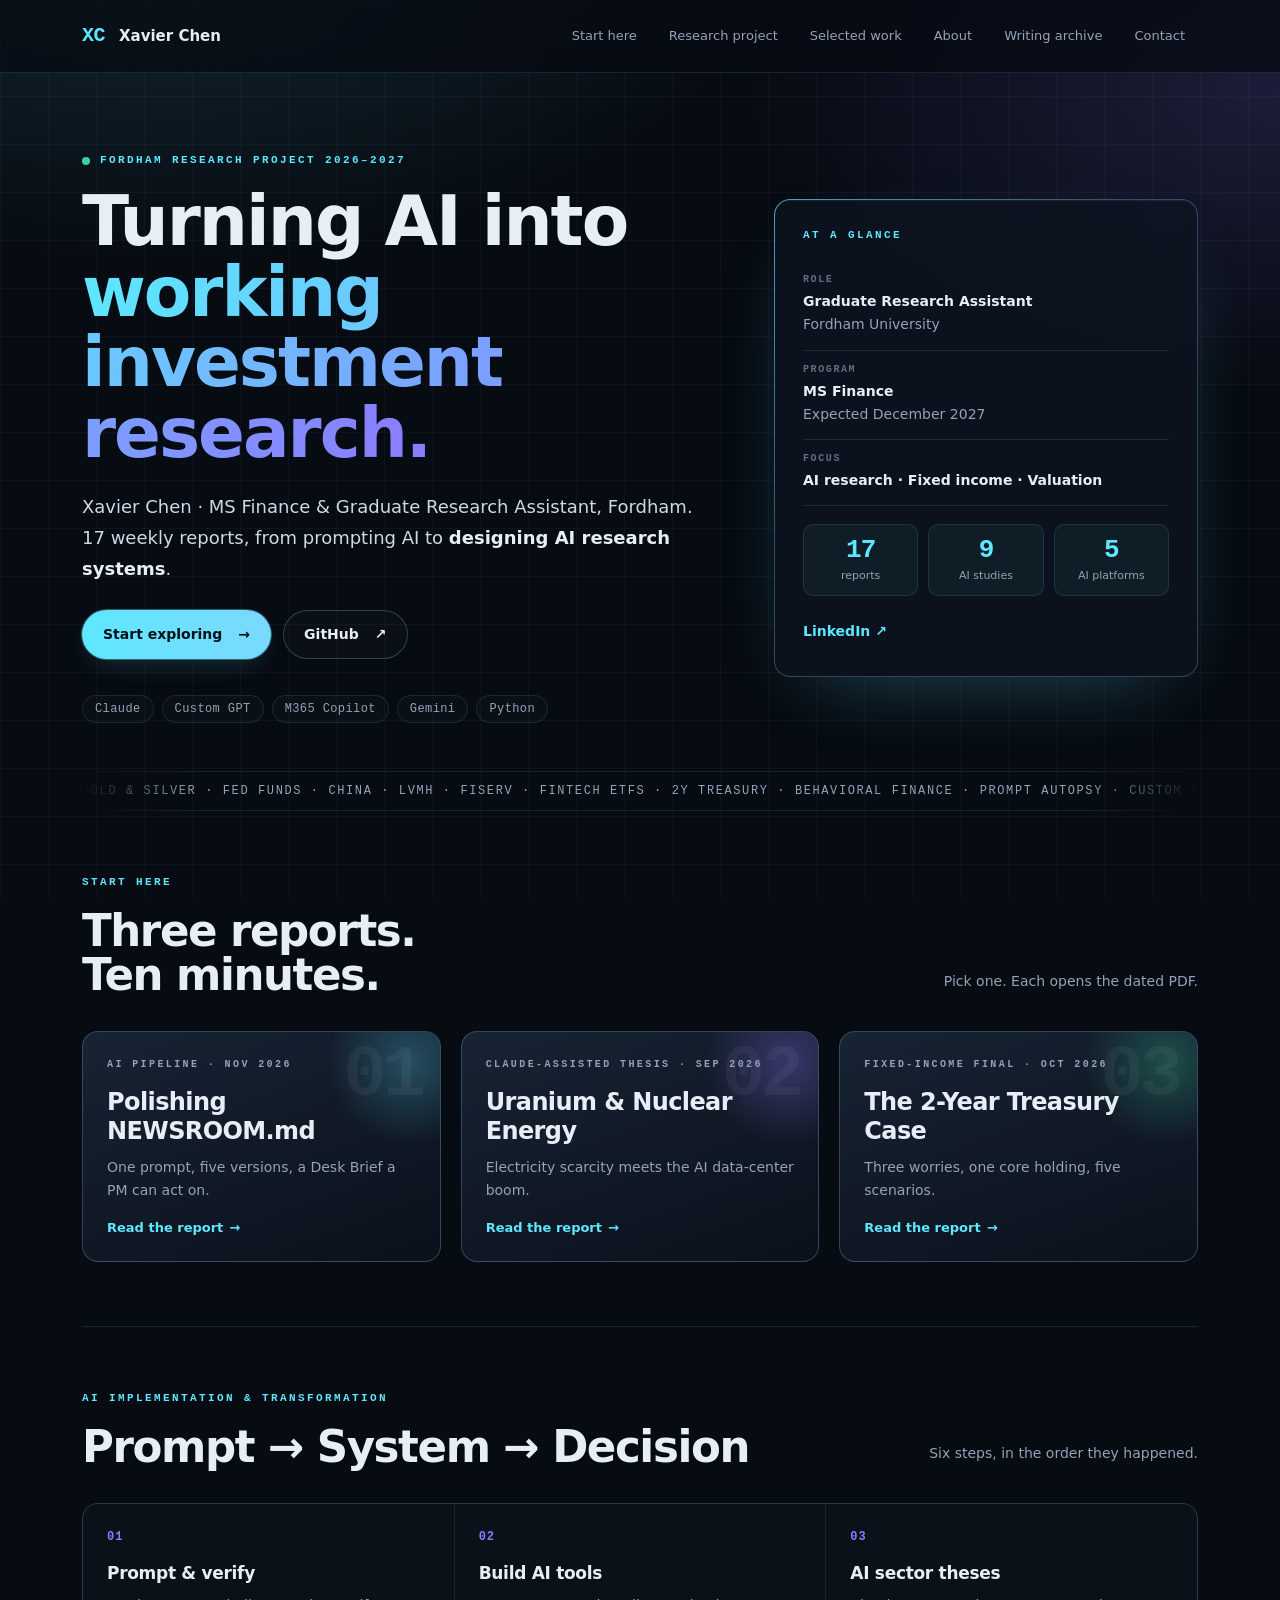
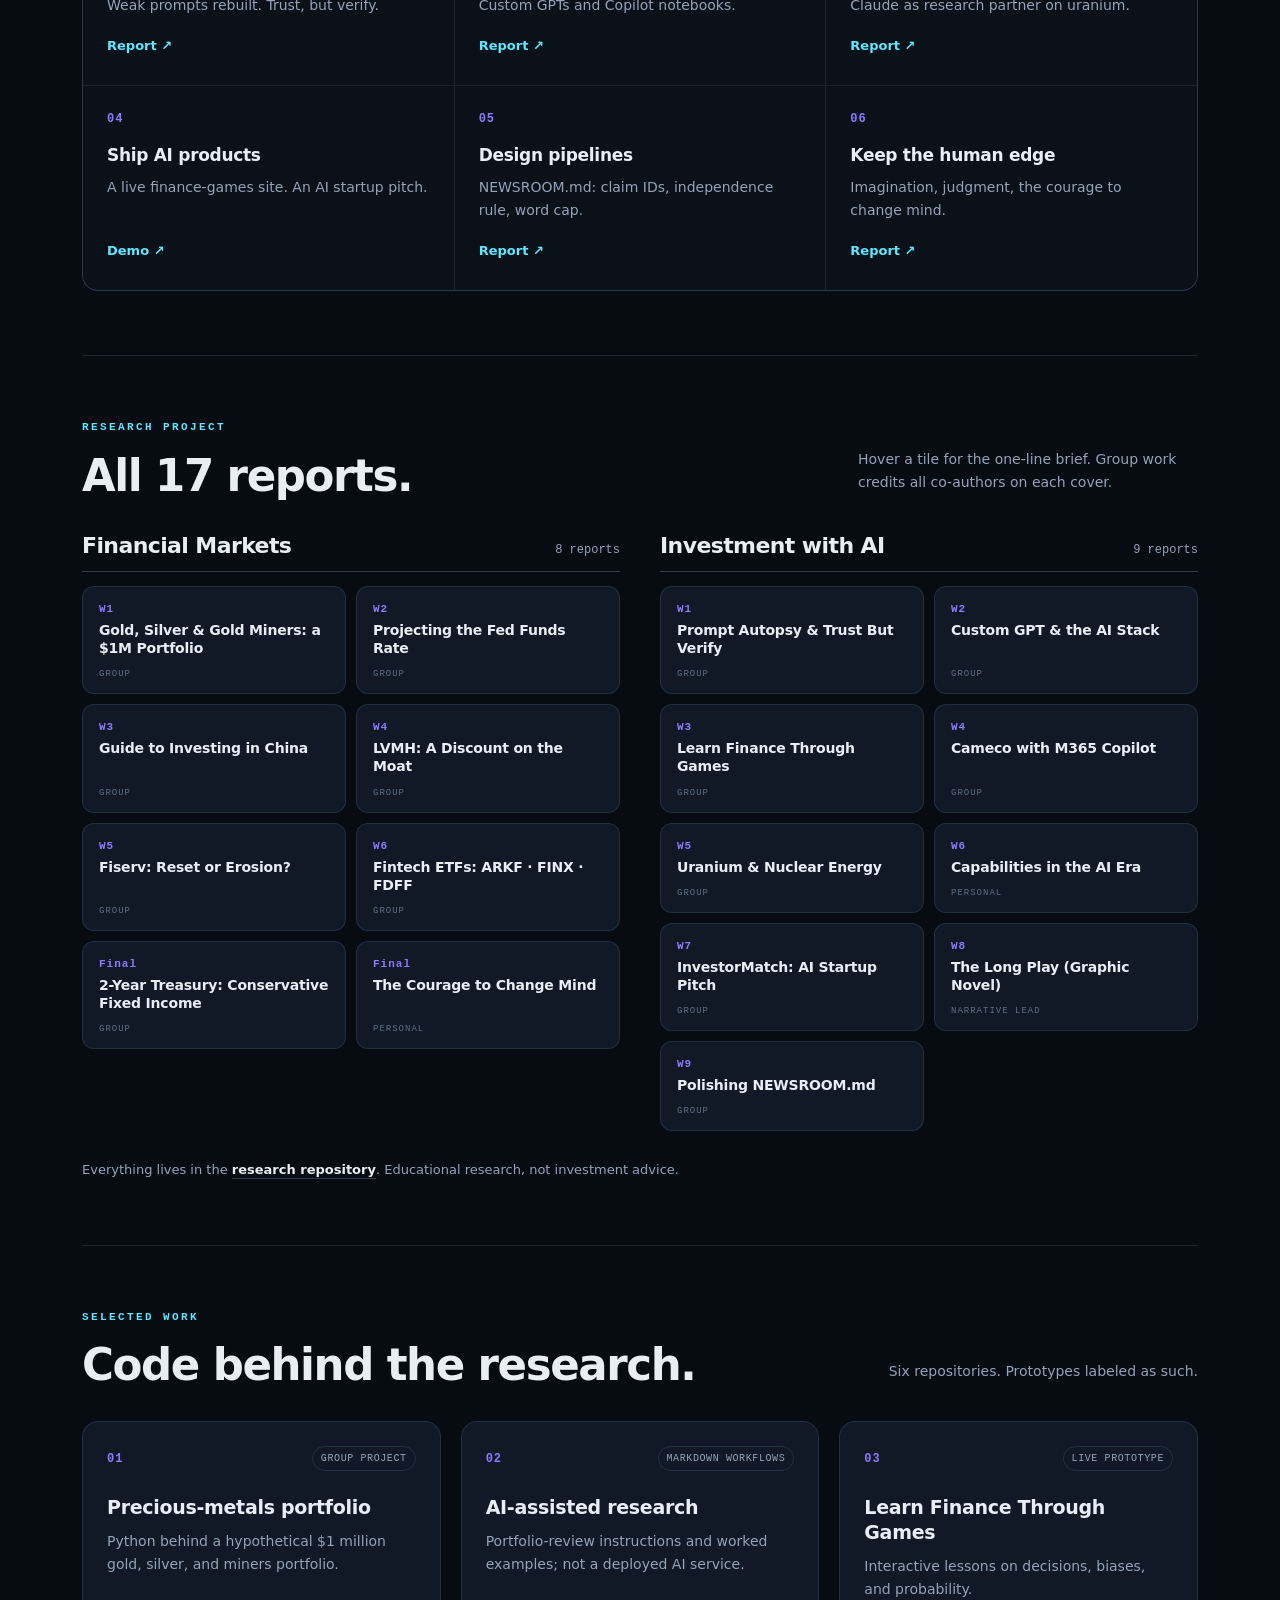
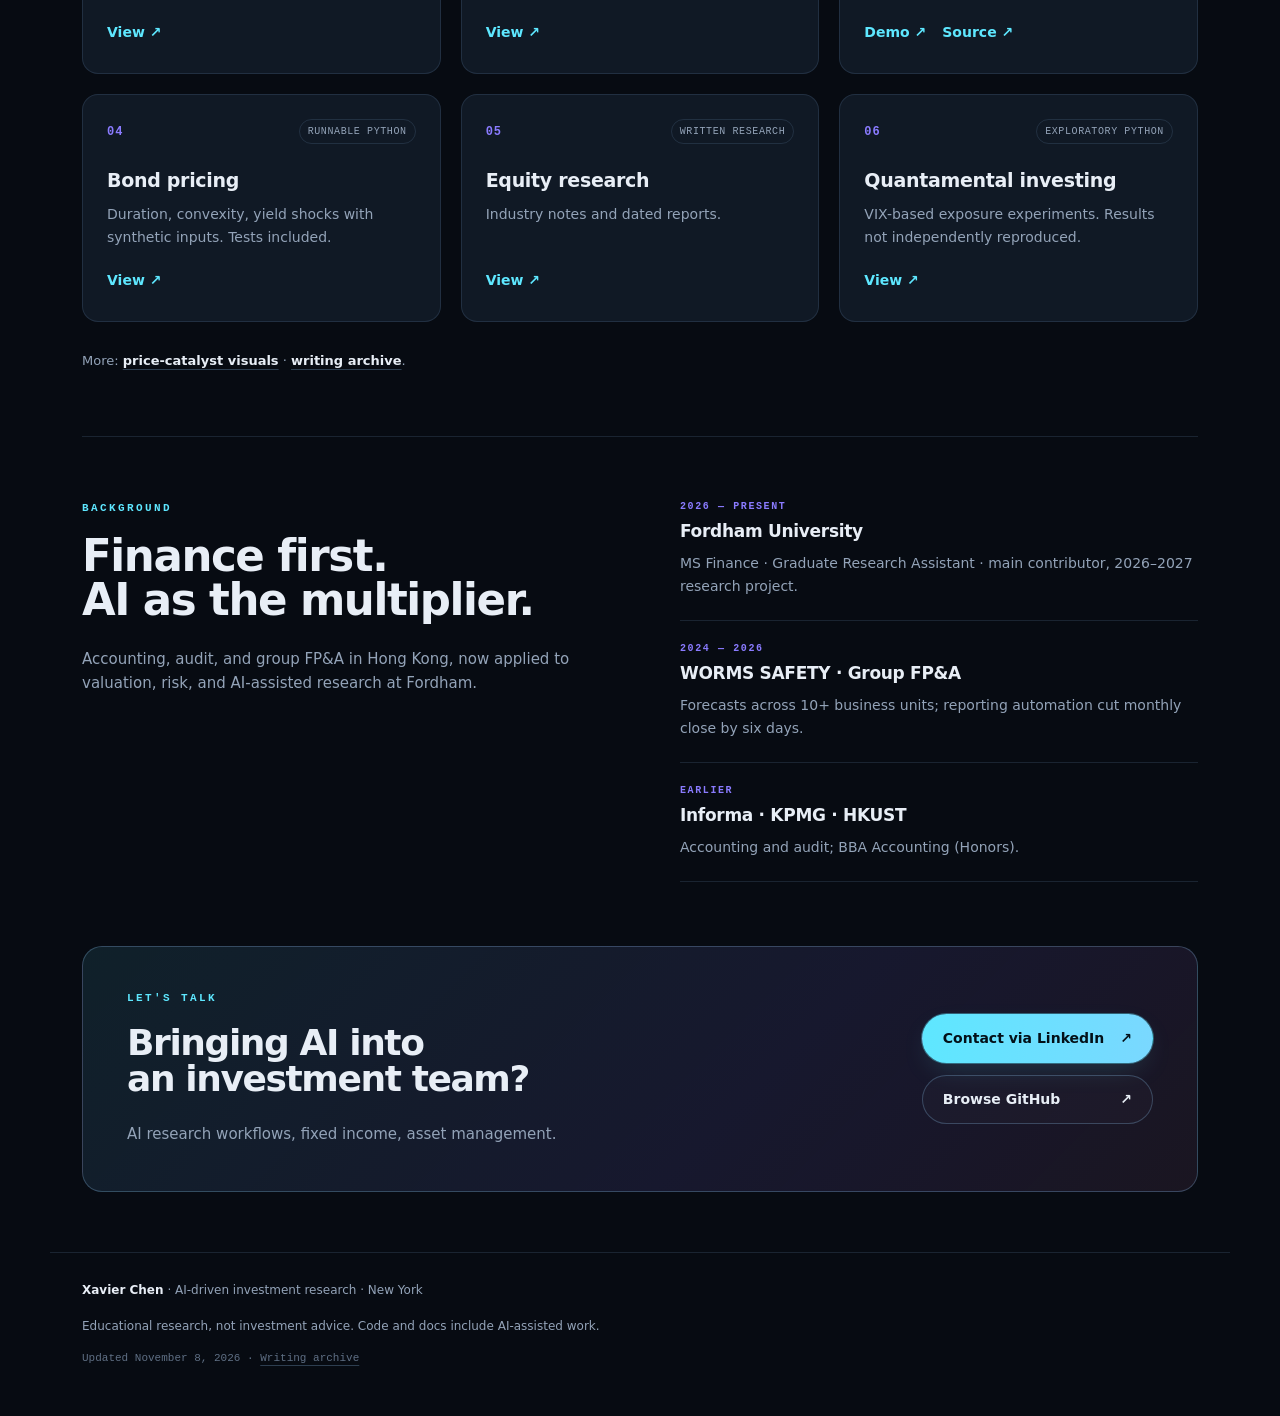
<file: index.html>
<!doctype html>
<html lang="en">
<head>
  <meta charset="utf-8">
  <meta name="viewport" content="width=device-width, initial-scale=1">
  <meta name="description" content="Xavier Chen turns AI into working investment research: 17 Fordham reports on AI research pipelines, Claude-assisted sector theses, fixed income, and equity valuation.">
  <meta name="theme-color" content="#070b12">
  <meta property="og:title" content="Xavier Chen | AI-Driven Investment Research">
  <meta property="og:description" content="17 research reports. AI pipelines, sector theses, fixed income. Explore the work.">
  <meta property="og:type" content="website">
  <title>Xavier Chen | AI-Driven Investment Research</title>
  <link rel="stylesheet" href="assets/portfolio.css">
</head>
<body>
  <a class="skip-link" href="#main">Skip to content</a>
  <header class="site-header">
    <div class="wrap header-row">
      <a class="brand" href="#main" aria-label="Xavier Chen, home">XC<span>Xavier Chen</span></a>
      <nav aria-label="Main navigation">
        <a href="#start">Start here</a><a href="#research">Research project</a><a href="#work">Selected work</a><a href="#about">About</a><a href="library.html">Writing archive</a><a href="#contact">Contact</a>
      </nav>
    </div>
  </header>
  <main id="main" class="wrap" tabindex="-1">
    <section class="hero" aria-labelledby="intro-title">
      <div class="hero-copy">
        <p class="eyebrow"><span class="pulse" aria-hidden="true"></span>FORDHAM RESEARCH PROJECT 2026–2027</p>
        <h1 id="intro-title">Turning AI into<br><span class="grad">working investment research.</span></h1>
        <p class="lead">Xavier Chen · MS Finance &amp; Graduate Research Assistant, Fordham. 17 weekly reports, from prompting AI to <strong>designing AI research systems</strong>.</p>
        <div class="actions"><a class="button primary" href="#start">Start exploring <span aria-hidden="true">→</span></a><a class="button secondary" href="https://github.com/Xiaowen-CHEN-Learner/Fordham-research-project-2026-2027">GitHub <span aria-hidden="true">↗</span></a></div>
        <ul class="signal-row" aria-label="AI platforms used">
          <li>Claude</li><li>Custom GPT</li><li>M365 Copilot</li><li>Gemini</li><li>Python</li>
        </ul>
      </div>
      <aside class="profile-panel" aria-labelledby="profile-title">
        <p class="eyebrow" id="profile-title">AT A GLANCE</p>
        <dl>
          <div><dt>Role</dt><dd>Graduate Research Assistant<br><span>Fordham University</span></dd></div>
          <div><dt>Program</dt><dd>MS Finance<br><span>Expected December 2027</span></dd></div>
          <div><dt>Focus</dt><dd>AI research · Fixed income · Valuation</dd></div>
        </dl>
        <div class="metrics"><div><strong>17</strong><span>reports</span></div><div><strong>9</strong><span>AI studies</span></div><div><strong>5</strong><span>AI platforms</span></div></div>
        <a class="text-link" href="https://www.linkedin.com/in/xiaowen-chen/">LinkedIn <span aria-hidden="true">↗</span></a>
      </aside>
    </section>
    <div class="ticker" aria-hidden="true"><div class="ticker-track"><span>Gold &amp; silver · Fed funds · China · LVMH · Fiserv · Fintech ETFs · 2Y Treasury · Behavioral finance · Prompt autopsy · Custom GPT · Finance games · Cameco · Uranium · AI-era skills · InvestorMatch · The Long Play · NEWSROOM.md · </span><span>Gold &amp; silver · Fed funds · China · LVMH · Fiserv · Fintech ETFs · 2Y Treasury · Behavioral finance · Prompt autopsy · Custom GPT · Finance games · Cameco · Uranium · AI-era skills · InvestorMatch · The Long Play · NEWSROOM.md · </span></div></div>
    <section id="start" class="section representative" aria-labelledby="rep-title">
      <div class="section-heading"><div><p class="eyebrow">START HERE</p><h2 id="rep-title">Three reports.<br>Ten minutes.</h2></div><p>Pick one. Each opens the dated PDF.</p></div>
      <div class="featured-grid">
        <article class="featured"><span class="featured-num" aria-hidden="true">01</span><p class="eyebrow">AI PIPELINE · NOV 2026</p><h3><a href="https://github.com/Xiaowen-CHEN-Learner/Fordham-research-project-2026-2027/blob/main/Investment%20with%20AI/Week%209%20Polishing%20NEWSROOM.md%20for%20Investment%20Decisions.pdf">Polishing NEWSROOM.md</a></h3><p>One prompt, five versions, a Desk Brief a PM can act on.</p><span class="featured-cta">Read the report <span aria-hidden="true">→</span></span></article>
        <article class="featured"><span class="featured-num" aria-hidden="true">02</span><p class="eyebrow">CLAUDE-ASSISTED THESIS · SEP 2026</p><h3><a href="https://github.com/Xiaowen-CHEN-Learner/Fordham-research-project-2026-2027/blob/main/Investment%20with%20AI/Week%205%20Uranium%20and%20Nuclear%20Energy%20Industry%20Opportunities.pdf">Uranium &amp; Nuclear Energy</a></h3><p>Electricity scarcity meets the AI data-center boom.</p><span class="featured-cta">Read the report <span aria-hidden="true">→</span></span></article>
        <article class="featured"><span class="featured-num" aria-hidden="true">03</span><p class="eyebrow">FIXED-INCOME FINAL · OCT 2026</p><h3><a href="https://github.com/Xiaowen-CHEN-Learner/Fordham-research-project-2026-2027/blob/main/Financial%20Market/Week%207%20Final%20Project_Conservative_Fixed_Income_Solution_2Y_Treasury_Note.pdf">The 2-Year Treasury Case</a></h3><p>Three worries, one core holding, five scenarios.</p><span class="featured-cta">Read the report <span aria-hidden="true">→</span></span></article>
      </div>
    </section>
    <section class="section capabilities" aria-labelledby="cap-title">
      <div class="section-heading"><div><p class="eyebrow">AI IMPLEMENTATION &amp; TRANSFORMATION</p><h2 id="cap-title">Prompt → System → Decision</h2></div><p>Six steps, in the order they happened.</p></div>
      <ol class="cap-grid">
        <li class="cap"><span class="cap-index">01</span><h3>Prompt &amp; verify</h3><p>Weak prompts rebuilt. Trust, but verify.</p><a class="text-link" href="https://github.com/Xiaowen-CHEN-Learner/Fordham-research-project-2026-2027/blob/main/Investment%20with%20AI/Week%201%20Prompt%20Autopsy%20%26%20Trust%20But%20Verify.pdf">Report <span aria-hidden="true">↗</span></a></li>
        <li class="cap"><span class="cap-index">02</span><h3>Build AI tools</h3><p>Custom GPTs and Copilot notebooks.</p><a class="text-link" href="https://github.com/Xiaowen-CHEN-Learner/Fordham-research-project-2026-2027/blob/main/Investment%20with%20AI/Week%204%20Cameco%20analysis.pdf">Report <span aria-hidden="true">↗</span></a></li>
        <li class="cap"><span class="cap-index">03</span><h3>AI sector theses</h3><p>Claude as research partner on uranium.</p><a class="text-link" href="https://github.com/Xiaowen-CHEN-Learner/Fordham-research-project-2026-2027/blob/main/Investment%20with%20AI/Week%205%20Uranium%20and%20Nuclear%20Energy%20Industry%20Opportunities.pdf">Report <span aria-hidden="true">↗</span></a></li>
        <li class="cap"><span class="cap-index">04</span><h3>Ship AI products</h3><p>A live finance-games site. An AI startup pitch.</p><a class="text-link" href="https://xiaowen-chen-learner.github.io/Learn-Finance-Though-Games/v2/">Demo <span aria-hidden="true">↗</span></a></li>
        <li class="cap"><span class="cap-index">05</span><h3>Design pipelines</h3><p>NEWSROOM.md: claim IDs, independence rule, word cap.</p><a class="text-link" href="https://github.com/Xiaowen-CHEN-Learner/Fordham-research-project-2026-2027/blob/main/Investment%20with%20AI/Week%209%20Polishing%20NEWSROOM.md%20for%20Investment%20Decisions.pdf">Report <span aria-hidden="true">↗</span></a></li>
        <li class="cap"><span class="cap-index">06</span><h3>Keep the human edge</h3><p>Imagination, judgment, the courage to change mind.</p><a class="text-link" href="https://github.com/Xiaowen-CHEN-Learner/Fordham-research-project-2026-2027/blob/main/Investment%20with%20AI/Week%206%20What%20are%20the%20important%20capabilities%20in%20the%20AI%20era.pdf">Report <span aria-hidden="true">↗</span></a></li>
      </ol>
    </section>
    <section id="research" class="section" aria-labelledby="research-title">
      <div class="section-heading"><div><p class="eyebrow">RESEARCH PROJECT</p><h2 id="research-title">All 17 reports.</h2></div><p>Hover a tile for the one-line brief. Group work credits all co-authors on each cover.</p></div>
      <div class="track-grid">
        <div class="track">
          <div class="track-head"><h3>Financial Markets</h3><p>8 reports</p></div>
          <ol class="report-list">
          <li class="report"><a href="https://github.com/Xiaowen-CHEN-Learner/Fordham-research-project-2026-2027/blob/main/Financial%20Market/Week%201%20Structuring%20a%201%20Million%20portfolio%20across%20gold%20silver%20and%20gold%20mines.pdf"><span class="report-week">W1</span><span class="report-title">Gold, Silver &amp; Gold Miners: a $1M Portfolio</span><span class="report-desc">Allocation and Python regression across bullion, ETFs, miners.</span><span class="report-kind">Group</span></a></li>
          <li class="report"><a href="https://github.com/Xiaowen-CHEN-Learner/Fordham-research-project-2026-2027/blob/main/Financial%20Market/Week%202%20Projecting%20the%20US%20Federal%20Funds%20Rate%20to%20Late%20October.pdf"><span class="report-week">W2</span><span class="report-title">Projecting the Fed Funds Rate</span><span class="report-desc">Two-month scenario analysis into the Sep and Oct FOMC.</span><span class="report-kind">Group</span></a></li>
          <li class="report"><a href="https://github.com/Xiaowen-CHEN-Learner/Fordham-research-project-2026-2027/blob/main/Financial%20Market/Week%203%20Guide%20to%20Investing%20in%20China_Sep%202026.pdf"><span class="report-week">W3</span><span class="report-title">Guide to Investing in China</span><span class="report-desc">MCHI/KWEB vs SPY, policy context, access routes.</span><span class="report-kind">Group</span></a></li>
          <li class="report"><a href="https://github.com/Xiaowen-CHEN-Learner/Fordham-research-project-2026-2027/blob/main/Financial%20Market/Week%204%20A%20Discount%20on%20the%20Moat_The%20Deep%20Value%20Case%20for%20LVMH.pdf"><span class="report-week">W4</span><span class="report-title">LVMH: A Discount on the Moat</span><span class="report-desc">Deep-value case after a 52% drawdown.</span><span class="report-kind">Group</span></a></li>
          <li class="report"><a href="https://github.com/Xiaowen-CHEN-Learner/Fordham-research-project-2026-2027/blob/main/Financial%20Market/Week%205%20Value%20Fiserv%20based%20on%20forward%20PE%20and%20EPS%20with%20imagination.pdf"><span class="report-week">W5</span><span class="report-title">Fiserv: Reset or Erosion?</span><span class="report-desc">Segment view and forward P/E × EPS valuation.</span><span class="report-kind">Group</span></a></li>
          <li class="report"><a href="https://github.com/Xiaowen-CHEN-Learner/Fordham-research-project-2026-2027/blob/main/Financial%20Market/Week%206%20Fintech%20ETFs_ARKF%20FINX%20FDFF.pdf"><span class="report-week">W6</span><span class="report-title">Fintech ETFs: ARKF · FINX · FDFF</span><span class="report-desc">Thematic long-only assessment and selective entry.</span><span class="report-kind">Group</span></a></li>
          <li class="report"><a href="https://github.com/Xiaowen-CHEN-Learner/Fordham-research-project-2026-2027/blob/main/Financial%20Market/Week%207%20Final%20Project_Conservative_Fixed_Income_Solution_2Y_Treasury_Note.pdf"><span class="report-week">Final</span><span class="report-title">2-Year Treasury: Conservative Fixed Income</span><span class="report-desc">Three worries, one core holding, scenario analysis.</span><span class="report-kind">Group</span></a></li>
          <li class="report"><a href="https://github.com/Xiaowen-CHEN-Learner/Fordham-research-project-2026-2027/blob/main/Financial%20Market/Week%207%20Personal%20Project_Human%20Behavior_The%20Courage%20to%20Change%20Mind.pdf"><span class="report-week">Final</span><span class="report-title">The Courage to Change Mind</span><span class="report-desc">Four films, four investor behaviors.</span><span class="report-kind">Personal</span></a></li>
          </ol>
        </div>
        <div class="track">
          <div class="track-head"><h3>Investment with AI</h3><p>9 reports</p></div>
          <ol class="report-list">
          <li class="report"><a href="https://github.com/Xiaowen-CHEN-Learner/Fordham-research-project-2026-2027/blob/main/Investment%20with%20AI/Week%201%20Prompt%20Autopsy%20%26%20Trust%20But%20Verify.pdf"><span class="report-week">W1</span><span class="report-title">Prompt Autopsy &amp; Trust But Verify</span><span class="report-desc">Weak prompts rebuilt; verification as habit.</span><span class="report-kind">Group</span></a></li>
          <li class="report"><a href="https://github.com/Xiaowen-CHEN-Learner/Fordham-research-project-2026-2027/blob/main/Investment%20with%20AI/Week%202%20Custom%20GPT%20and%20Investment%20opportunities%20in%20AI%20stack.pdf"><span class="report-week">W2</span><span class="report-title">Custom GPT &amp; the AI Stack</span><span class="report-desc">Build a GPT, then map the AI value chain.</span><span class="report-kind">Group</span></a></li>
          <li class="report"><a href="https://github.com/Xiaowen-CHEN-Learner/Fordham-research-project-2026-2027/blob/main/Investment%20with%20AI/Week%203%20Learn%20Finance%20through%20Games.pdf"><span class="report-week">W3</span><span class="report-title">Learn Finance Through Games</span><span class="report-desc">Idea to live website with AI.</span><span class="report-kind">Group</span></a></li>
          <li class="report"><a href="https://github.com/Xiaowen-CHEN-Learner/Fordham-research-project-2026-2027/blob/main/Investment%20with%20AI/Week%204%20Cameco%20analysis.pdf"><span class="report-week">W4</span><span class="report-title">Cameco with M365 Copilot</span><span class="report-desc">AI workflows compared on one uranium producer.</span><span class="report-kind">Group</span></a></li>
          <li class="report"><a href="https://github.com/Xiaowen-CHEN-Learner/Fordham-research-project-2026-2027/blob/main/Investment%20with%20AI/Week%205%20Uranium%20and%20Nuclear%20Energy%20Industry%20Opportunities.pdf"><span class="report-week">W5</span><span class="report-title">Uranium &amp; Nuclear Energy</span><span class="report-desc">Claude-assisted short, long, alternate-nuclear theses.</span><span class="report-kind">Group</span></a></li>
          <li class="report"><a href="https://github.com/Xiaowen-CHEN-Learner/Fordham-research-project-2026-2027/blob/main/Investment%20with%20AI/Week%206%20What%20are%20the%20important%20capabilities%20in%20the%20AI%20era.pdf"><span class="report-week">W6</span><span class="report-title">Capabilities in the AI Era</span><span class="report-desc">What stays human when AI does the rest.</span><span class="report-kind">Personal</span></a></li>
          <li class="report"><a href="https://github.com/Xiaowen-CHEN-Learner/Fordham-research-project-2026-2027/blob/main/Investment%20with%20AI/Week%207%20AI%20startup%20challenge_InvestorMatch_AI%20for%20investment%20solutions.pdf"><span class="report-week">W7</span><span class="report-title">InvestorMatch: AI Startup Pitch</span><span class="report-desc">Profile-driven stock and ETF discovery.</span><span class="report-kind">Group</span></a></li>
          <li class="report"><a href="https://github.com/Xiaowen-CHEN-Learner/Fordham-research-project-2026-2027/blob/main/Investment%20with%20AI/Week%208%20The%20Long%20Play%20Why%20Investing%20is%20the%20Ultimate%20Level-Up%20_and%20Gambling%20is%20a%20Glitch.pdf"><span class="report-week">W8</span><span class="report-title">The Long Play (Graphic Novel)</span><span class="report-desc">20+ pages on patience, compounding, and gambling.</span><span class="report-kind">Narrative lead</span></a></li>
          <li class="report"><a href="https://github.com/Xiaowen-CHEN-Learner/Fordham-research-project-2026-2027/blob/main/Investment%20with%20AI/Week%209%20Polishing%20NEWSROOM.md%20for%20Investment%20Decisions.pdf"><span class="report-week">W9</span><span class="report-title">Polishing NEWSROOM.md</span><span class="report-desc">Five versions to a PM-ready Desk Brief.</span><span class="report-kind">Group</span></a></li>
          </ol>
        </div>
      </div>
      <p class="more-work">Everything lives in the <a href="https://github.com/Xiaowen-CHEN-Learner/Fordham-research-project-2026-2027">research repository</a>. Educational research, not investment advice.</p>
    </section>
    <section id="work" class="section" aria-labelledby="work-title">
      <div class="section-heading"><div><p class="eyebrow">SELECTED WORK</p><h2 id="work-title">Code behind the research.</h2></div><p>Six repositories. Prototypes labeled as such.</p></div>
      <div class="project-grid">
        <article class="project-card"><div class="card-top"><span class="number">01</span><span class="tag">Group project</span></div><h3>Precious-metals portfolio</h3><p>Python behind a hypothetical $1 million gold, silver, and miners portfolio.</p><a class="text-link" href="https://github.com/Xiaowen-CHEN-Learner/FMR-A---Structuring-a-1-Million-Portfolio-Gold-Silver-and-Gold-Mining-Equities">View <span aria-hidden="true">↗</span></a></article>
        <article class="project-card"><div class="card-top"><span class="number">02</span><span class="tag">Markdown workflows</span></div><h3>AI-assisted research</h3><p>Portfolio-review instructions and worked examples; not a deployed AI service.</p><a class="text-link" href="https://github.com/Xiaowen-CHEN-Learner/From-prompt-to-AI-system">View <span aria-hidden="true">↗</span></a></article>
        <article class="project-card"><div class="card-top"><span class="number">03</span><span class="tag">Live prototype</span></div><h3>Learn Finance Through Games</h3><p>Interactive lessons on decisions, biases, and probability.</p><div class="card-links"><a class="text-link" href="https://xiaowen-chen-learner.github.io/Learn-Finance-Though-Games/v2/">Demo <span aria-hidden="true">↗</span></a><a class="text-link" href="https://github.com/Xiaowen-CHEN-Learner/Learn-Finance-Though-Games">Source <span aria-hidden="true">↗</span></a></div></article>
        <article class="project-card"><div class="card-top"><span class="number">04</span><span class="tag">Runnable Python</span></div><h3>Bond pricing</h3><p>Duration, convexity, yield shocks with synthetic inputs. Tests included.</p><a class="text-link" href="https://github.com/Xiaowen-CHEN-Learner/Headhunt_FixedIncome">View <span aria-hidden="true">↗</span></a></article>
        <article class="project-card"><div class="card-top"><span class="number">05</span><span class="tag">Written research</span></div><h3>Equity research</h3><p>Industry notes and dated reports.</p><a class="text-link" href="https://github.com/Xiaowen-CHEN-Learner/Equity-research">View <span aria-hidden="true">↗</span></a></article>
        <article class="project-card"><div class="card-top"><span class="number">06</span><span class="tag">Exploratory Python</span></div><h3>Quantamental investing</h3><p>VIX-based exposure experiments. Results not independently reproduced.</p><a class="text-link" href="https://github.com/Xiaowen-CHEN-Learner/Quantitative-investing_Quantamental-approach">View <span aria-hidden="true">↗</span></a></article>
      </div>
      <p class="more-work">More: <a href="https://github.com/Xiaowen-CHEN-Learner/AI-Projects---Price-Catalysts">price-catalyst visuals</a> · <a href="library.html">writing archive</a>.</p>
    </section>
    <section id="about" class="section about-grid" aria-labelledby="about-title">
      <div><p class="eyebrow">BACKGROUND</p><h2 id="about-title">Finance first.<br>AI as the multiplier.</h2><p>Accounting, audit, and group FP&amp;A in Hong Kong, now applied to valuation, risk, and AI-assisted research at Fordham.</p></div>
      <div class="experience"><article><p class="period">2026 — PRESENT</p><h3>Fordham University</h3><p>MS Finance · Graduate Research Assistant · main contributor, 2026–2027 research project.</p></article><article><p class="period">2024 — 2026</p><h3>WORMS SAFETY · Group FP&amp;A</h3><p>Forecasts across 10+ business units; reporting automation cut monthly close by six days.</p></article><article><p class="period">EARLIER</p><h3>Informa · KPMG · HKUST</h3><p>Accounting and audit; BBA Accounting (Honors).</p></article></div>
    </section>
    <section id="contact" class="contact" aria-labelledby="contact-title"><div><p class="eyebrow">LET'S TALK</p><h2 id="contact-title">Bringing AI into<br>an investment team?</h2><p>AI research workflows, fixed income, asset management.</p></div><div class="actions"><a class="button primary" href="https://www.linkedin.com/in/xiaowen-chen/">Contact via LinkedIn <span aria-hidden="true">↗</span></a><a class="button secondary" href="https://github.com/Xiaowen-CHEN-Learner">Browse GitHub <span aria-hidden="true">↗</span></a></div></section>
  </main>
  <footer class="wrap"><p><strong>Xavier Chen</strong> · AI-driven investment research · New York</p><p>Educational research, not investment advice. Code and docs include AI-assisted work.</p><p class="footer-note">Updated November 8, 2026 · <a href="library.html">Writing archive</a></p></footer>
</body>
</html>
</file>
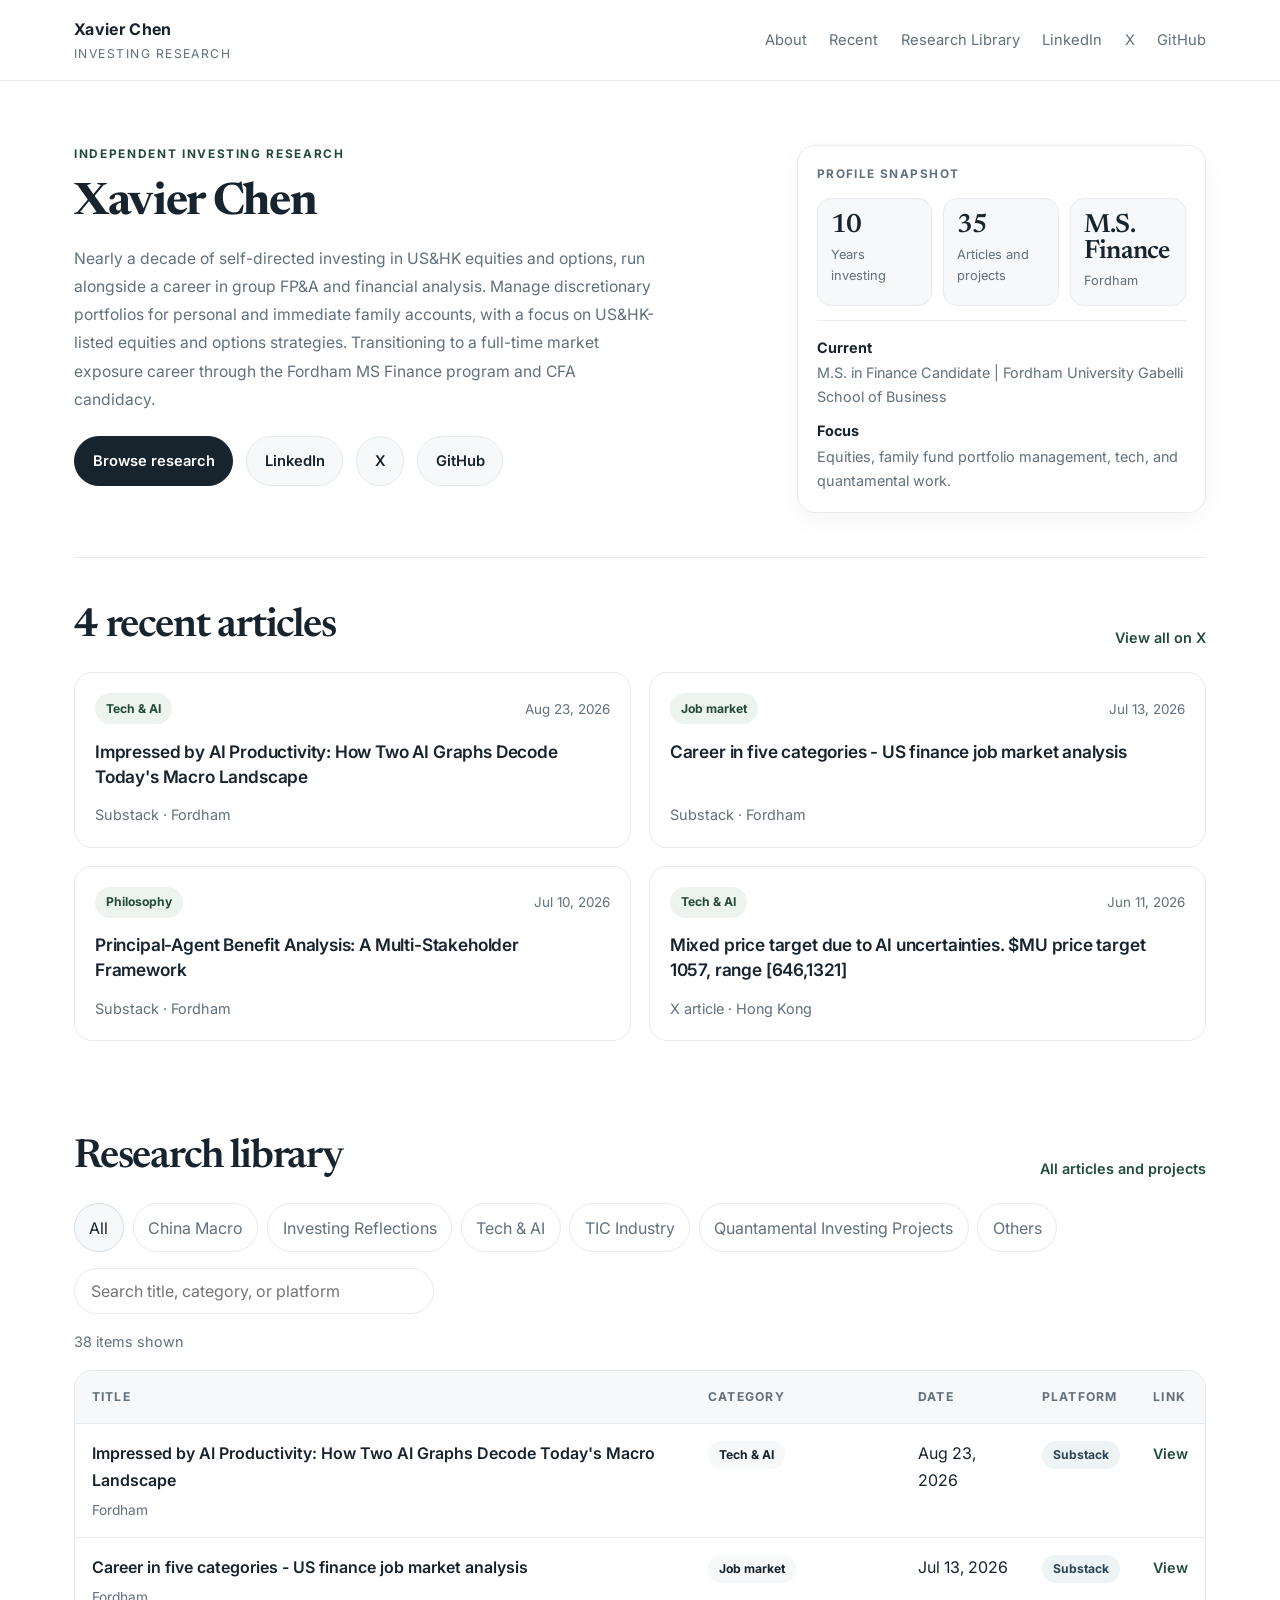
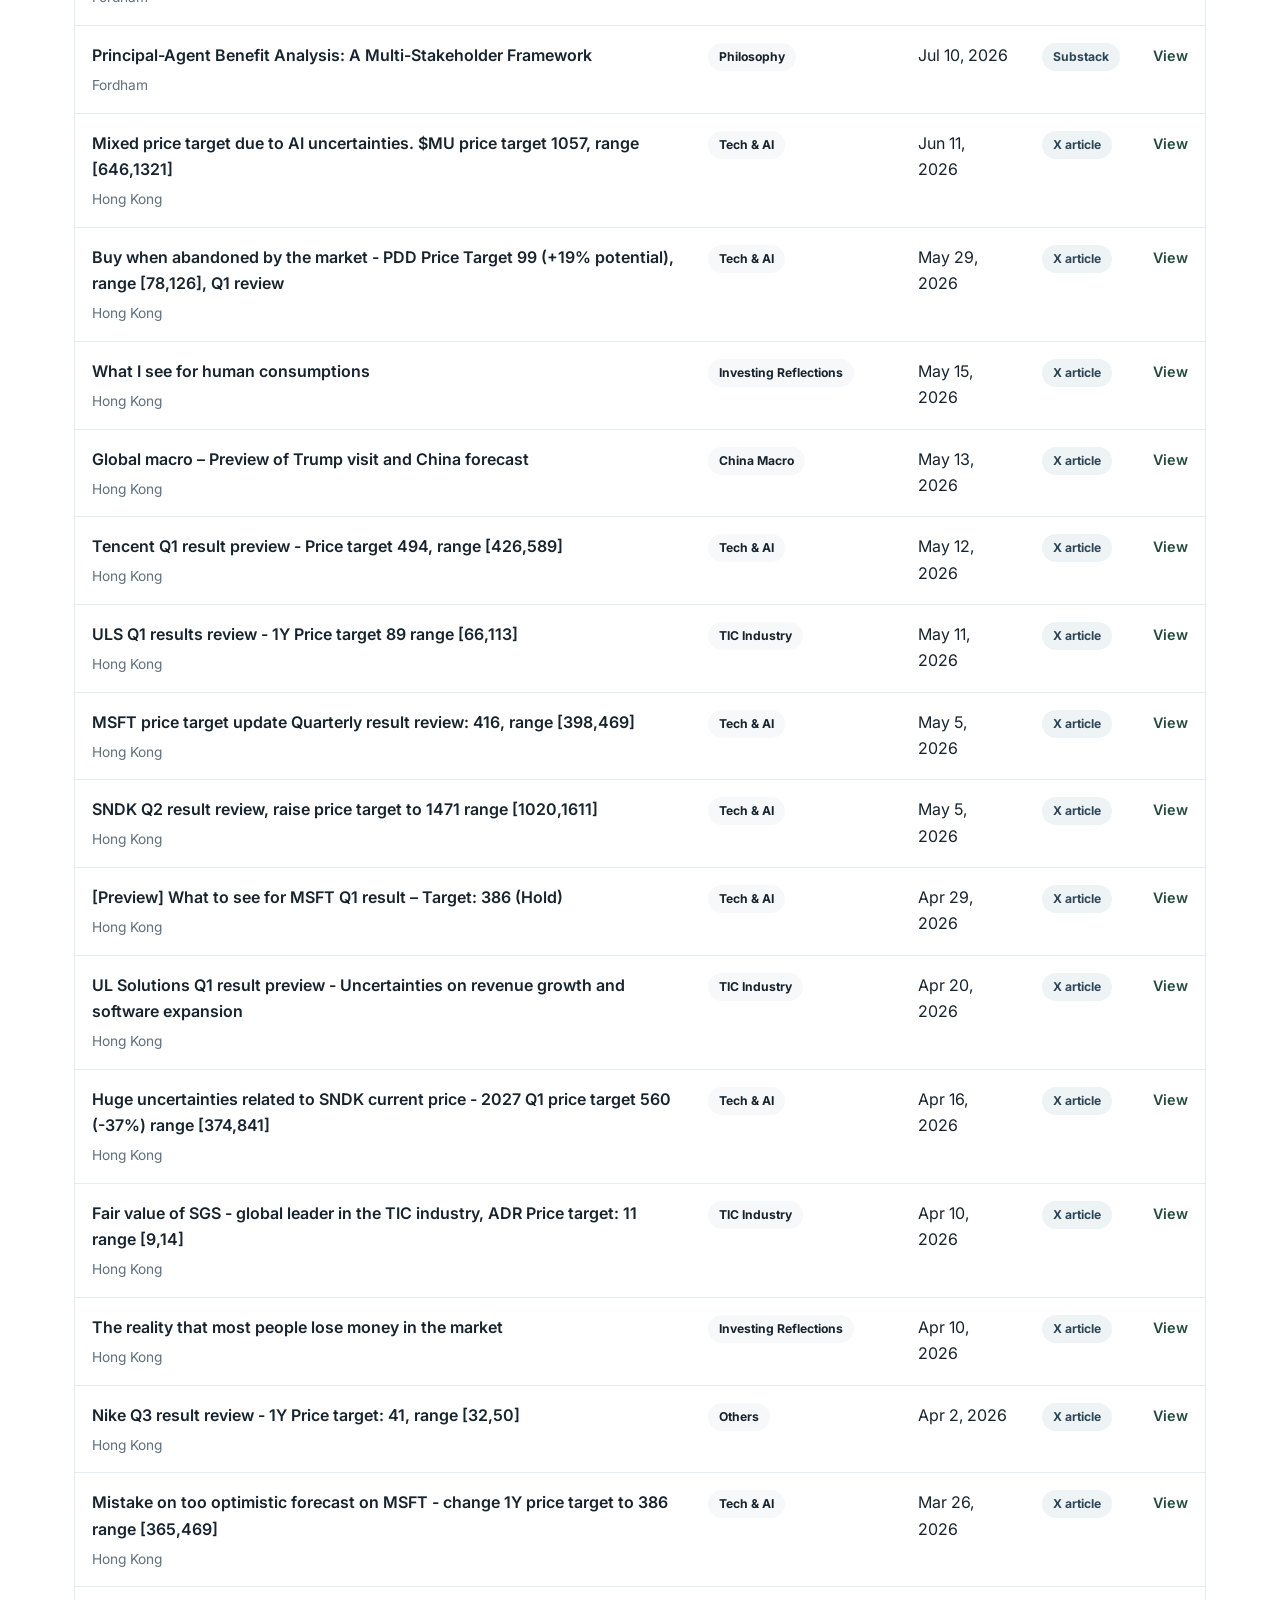
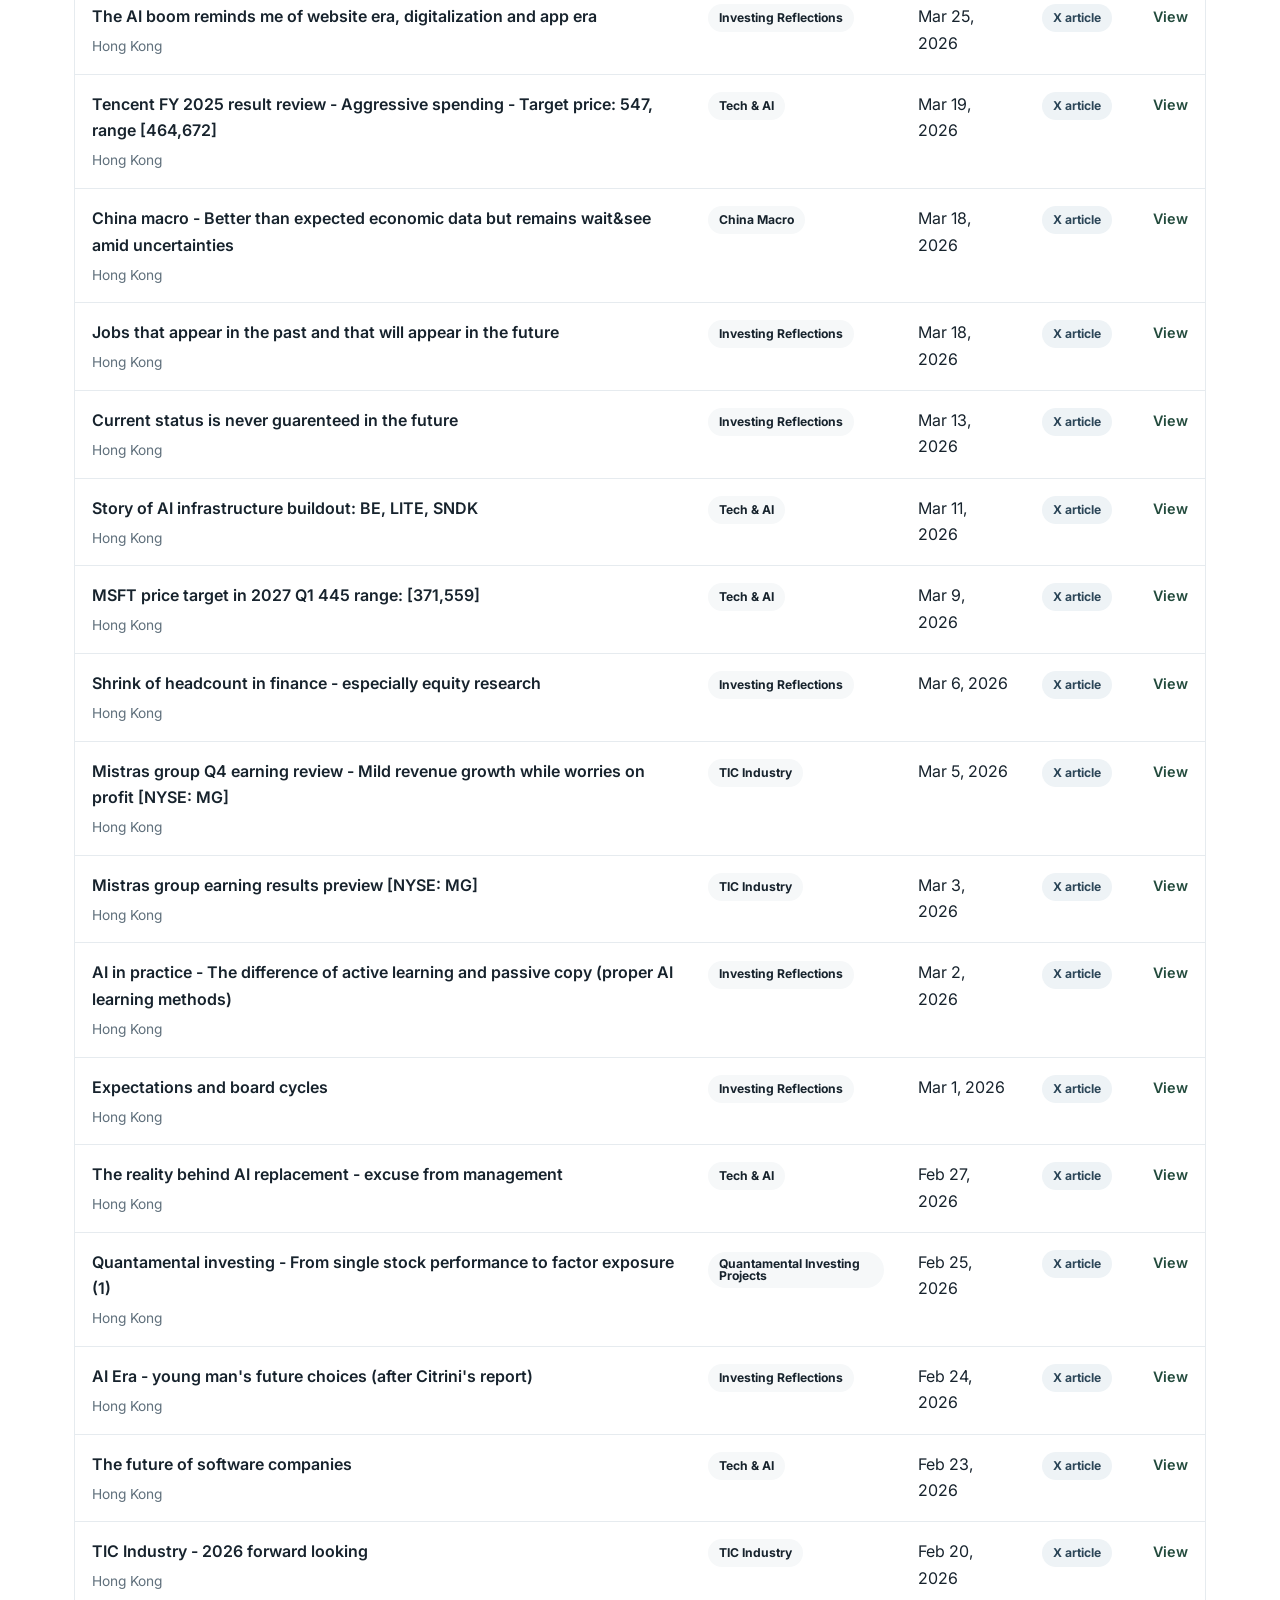
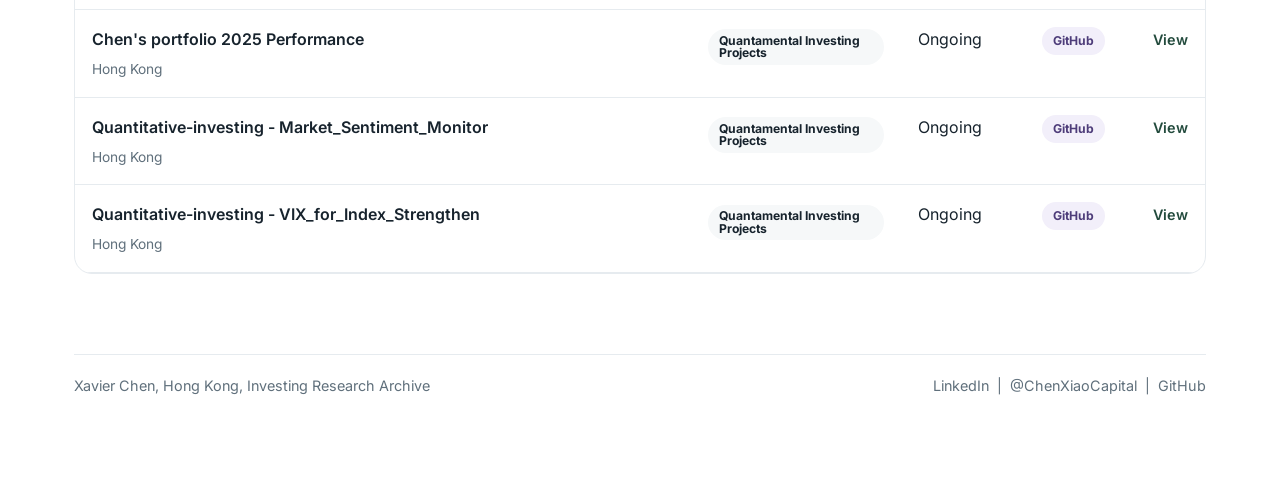
<file: library.html>
<!DOCTYPE html>
<html lang="en">
<head>
  <meta charset="UTF-8" />
  <meta name="viewport" content="width=device-width, initial-scale=1.0" />
  <title>Xavier Chen | Research Library</title>

  <link rel="preconnect" href="https://fonts.googleapis.com" />
  <link rel="preconnect" href="https://fonts.gstatic.com" crossorigin />
  <link href="https://fonts.googleapis.com/css2?family=Inter:wght@400;500;600;700&family=Newsreader:opsz,wght@6..72,500;6..72,600&display=swap" rel="stylesheet" />

  <style>
    :root {
      --bg: #ffffff;
      --surface: #ffffff;
      --surface-soft: #f6f8f9;
      --ink: #17232d;
      --muted: #60707c;
      --line: #e6ebef;
      --accent: #234b3d;
      --accent-soft: #edf3ef;
      --shadow: 0 18px 40px rgba(20, 32, 43, 0.06);
      --radius: 18px;
      --max: 1180px;
    }

    * {
      box-sizing: border-box;
      margin: 0;
      padding: 0;
    }

    html {
      scroll-behavior: smooth;
    }

    body {
      font-family: "Inter", sans-serif;
      background: var(--bg);
      color: var(--ink);
      line-height: 1.65;
    }

    a {
      color: inherit;
      text-decoration: none;
    }

    button,
    input {
      font: inherit;
    }

    .site-header {
      position: sticky;
      top: 0;
      z-index: 40;
      background: rgba(255, 255, 255, 0.94);
      backdrop-filter: blur(10px);
      border-bottom: 1px solid var(--line);
    }

    .topbar {
      max-width: var(--max);
      margin: 0 auto;
      padding: 1rem 1.5rem;
      display: flex;
      align-items: center;
      justify-content: space-between;
      gap: 1rem;
    }

    .brand {
      display: inline-flex;
      flex-direction: column;
      gap: 0.08rem;
    }

    .brand-name {
      font-size: 1rem;
      font-weight: 700;
      letter-spacing: 0.02em;
    }

    .brand-sub {
      font-size: 0.76rem;
      color: var(--muted);
      text-transform: uppercase;
      letter-spacing: 0.12em;
    }

    .nav {
      display: flex;
      gap: 1.4rem;
      align-items: center;
      flex-wrap: wrap;
    }

    .nav a {
      font-size: 0.92rem;
      color: var(--muted);
      transition: color 0.2s ease;
    }

    .nav a:hover {
      color: var(--ink);
    }

    main {
      max-width: var(--max);
      margin: 0 auto;
      padding: 0 1.5rem 4rem;
    }

    .section {
      padding: 3rem 0;
    }

    .intro {
      padding: 4rem 0 2.8rem;
      border-bottom: 1px solid var(--line);
    }

    .intro-grid {
      display: grid;
      grid-template-columns: minmax(0, 1.45fr) minmax(280px, 0.85fr);
      gap: 1.5rem;
      align-items: start;
    }

    .eyebrow {
      font-size: 0.74rem;
      text-transform: uppercase;
      letter-spacing: 0.14em;
      color: var(--accent);
      font-weight: 700;
      margin-bottom: 1rem;
    }

    .intro h1 {
      font-family: "Newsreader", serif;
      font-size: clamp(1.9rem, 3.6vw, 2.8rem);
      line-height: 1.08;
      letter-spacing: -0.03em;
      max-width: 12ch;
    }

    .intro-text {
      margin-top: 1rem;
      max-width: 58ch;
      color: var(--muted);
      font-size: 0.98rem;
      line-height: 1.8;
    }

    .intro-actions {
      display: flex;
      flex-wrap: wrap;
      gap: 0.8rem;
      margin-top: 1.35rem;
    }

    .btn {
      display: inline-flex;
      align-items: center;
      justify-content: center;
      min-height: 44px;
      padding: 0.75rem 1.1rem;
      border-radius: 999px;
      border: 1px solid var(--line);
      font-size: 0.92rem;
      font-weight: 600;
      transition: all 0.2s ease;
    }

    .btn-primary {
      background: var(--ink);
      border-color: var(--ink);
      color: #ffffff;
    }

    .btn-primary:hover {
      transform: translateY(-1px);
      box-shadow: var(--shadow);
    }

    .btn-secondary {
      background: var(--surface-soft);
      color: var(--ink);
    }

    .btn-secondary:hover {
      background: #eef2f4;
    }

    .intro-panel {
      background: var(--surface);
      border: 1px solid var(--line);
      border-radius: var(--radius);
      padding: 1.2rem;
      box-shadow: 0 8px 26px rgba(20, 32, 43, 0.04);
    }

    .panel-title {
      font-size: 0.74rem;
      text-transform: uppercase;
      letter-spacing: 0.12em;
      color: var(--muted);
      font-weight: 700;
      margin-bottom: 0.85rem;
    }

    .stats-grid {
      display: grid;
      grid-template-columns: repeat(3, minmax(0, 1fr));
      gap: 0.7rem;
      margin-bottom: 0.9rem;
    }

    .stat {
      background: var(--surface-soft);
      border: 1px solid var(--line);
      border-radius: 14px;
      padding: 0.85rem 0.8rem;
    }

    .stat strong {
      display: block;
      font-family: "Newsreader", serif;
      font-size: 1.65rem;
      line-height: 1;
      font-weight: 600;
      letter-spacing: -0.03em;
    }

    .stat span {
      display: block;
      margin-top: 0.3rem;
      font-size: 0.8rem;
      color: var(--muted);
    }

    .panel-list {
      border-top: 1px solid var(--line);
      padding-top: 0.9rem;
      display: grid;
      gap: 0.65rem;
    }

    .panel-item strong {
      display: block;
      font-size: 0.9rem;
      margin-bottom: 0.12rem;
    }

    .panel-item span {
      display: block;
      color: var(--muted);
      font-size: 0.9rem;
    }

    .section-head {
      display: flex;
      justify-content: space-between;
      align-items: end;
      gap: 1rem;
      margin-bottom: 1.4rem;
    }

    .section-head h2 {
      font-family: "Newsreader", serif;
      font-size: clamp(1.8rem, 3.5vw, 2.5rem);
      line-height: 1.08;
      font-weight: 600;
      letter-spacing: -0.03em;
    }

    .section-link {
      color: var(--accent);
      font-size: 0.9rem;
      font-weight: 600;
      white-space: nowrap;
    }

    .recent-grid {
      display: grid;
      grid-template-columns: repeat(2, minmax(0, 1fr));
      gap: 1.1rem;
    }

    .article-card {
      background: var(--surface);
      border: 1px solid var(--line);
      border-radius: var(--radius);
      padding: 1.25rem;
      display: flex;
      flex-direction: column;
      gap: 0.9rem;
      transition: transform 0.2s ease, box-shadow 0.2s ease, border-color 0.2s ease;
    }

    .article-card:hover {
      transform: translateY(-2px);
      box-shadow: var(--shadow);
      border-color: #d5dee5;
    }

    .card-top {
      display: flex;
      justify-content: space-between;
      align-items: center;
      gap: 1rem;
    }

    .badge {
      display: inline-flex;
      align-items: center;
      min-height: 28px;
      padding: 0.35rem 0.7rem;
      border-radius: 999px;
      background: var(--accent-soft);
      color: var(--accent);
      font-size: 0.76rem;
      font-weight: 700;
    }

    .card-date {
      font-size: 0.84rem;
      color: var(--muted);
      white-space: nowrap;
    }

    .article-card h3 {
      font-size: 1.08rem;
      line-height: 1.45;
      font-weight: 600;
      letter-spacing: -0.01em;
    }

    .card-meta {
      margin-top: auto;
      color: var(--muted);
      font-size: 0.9rem;
    }

    .archive-toolbar {
      display: flex;
      justify-content: space-between;
      align-items: center;
      gap: 1rem;
      flex-wrap: wrap;
      margin-bottom: 1rem;
    }

    .filter-bar {
      display: flex;
      gap: 0.55rem;
      flex-wrap: wrap;
    }

    .filter-btn {
      border: 1px solid var(--line);
      background: #ffffff;
      color: var(--muted);
      padding: 0.66rem 0.9rem;
      border-radius: 999px;
      cursor: pointer;
      transition: all 0.2s ease;
    }

    .filter-btn:hover,
    .filter-btn.active {
      background: var(--surface-soft);
      color: var(--ink);
      border-color: #d4dde4;
    }

    .search-field {
      flex: 1;
      max-width: 360px;
      min-width: 240px;
    }

    .search-field input {
      width: 100%;
      min-height: 46px;
      border: 1px solid var(--line);
      border-radius: 999px;
      padding: 0 1rem;
      background: #ffffff;
      color: var(--ink);
      outline: none;
      transition: border-color 0.2s ease, box-shadow 0.2s ease;
    }

    .search-field input:focus {
      border-color: #c8d2d9;
      box-shadow: 0 0 0 4px rgba(35, 75, 61, 0.08);
    }

    .archive-meta {
      margin-bottom: 1rem;
      color: var(--muted);
      font-size: 0.9rem;
    }

    .archive-table-wrap {
      border: 1px solid var(--line);
      border-radius: var(--radius);
      overflow: hidden;
      background: #ffffff;
    }

    table {
      width: 100%;
      border-collapse: collapse;
    }

    thead {
      background: var(--surface-soft);
    }

    th,
    td {
      text-align: left;
      padding: 1rem 1.05rem;
      border-bottom: 1px solid var(--line);
      vertical-align: top;
    }

    th {
      font-size: 0.76rem;
      color: var(--muted);
      text-transform: uppercase;
      letter-spacing: 0.1em;
      font-weight: 700;
    }

    tbody tr:hover {
      background: #fafbfd;
    }

    .title-cell a {
      font-weight: 600;
      line-height: 1.45;
      color: var(--ink);
    }

    .title-cell a:hover {
      color: var(--accent);
    }

    .table-sub {
      display: block;
      margin-top: 0.35rem;
      color: var(--muted);
      font-size: 0.86rem;
    }

    .chip {
      display: inline-flex;
      align-items: center;
      min-height: 28px;
      padding: 0.35rem 0.68rem;
      border-radius: 999px;
      background: var(--surface-soft);
      color: var(--ink);
      font-size: 0.76rem;
      font-weight: 700;
      line-height: 1;
    }

    .chip-platform-github {
      background: #f2effa;
      color: #4e3d7a;
    }

    .chip-platform-x {
      background: #eef3f6;
      color: #2c4658;
    }

    .quality-badge {
      display: inline-flex;
      align-items: center;
      margin-top: 0.45rem;
      padding: 0.28rem 0.55rem;
      border-radius: 999px;
      background: #ecf7ef;
      color: #2f6b46;
      font-size: 0.72rem;
      font-weight: 700;
    }

    .mobile-list {
      display: none;
      gap: 0.9rem;
    }

    .mobile-card {
      border: 1px solid var(--line);
      border-radius: 16px;
      padding: 1rem;
      background: #ffffff;
      display: grid;
      gap: 0.8rem;
    }

    .mobile-card h3 {
      font-size: 1rem;
      line-height: 1.45;
    }

    .mobile-card .row {
      display: flex;
      flex-wrap: wrap;
      gap: 0.5rem;
    }

    footer {
      padding: 2rem 0 1rem;
    }

    .footer-inner {
      border-top: 1px solid var(--line);
      padding-top: 1.2rem;
      display: flex;
      justify-content: space-between;
      gap: 1rem;
      flex-wrap: wrap;
      color: var(--muted);
      font-size: 0.9rem;
    }

    @media (max-width: 960px) {
      .intro-grid,
      .recent-grid {
        grid-template-columns: 1fr;
      }
    }

    @media (max-width: 760px) {
      .topbar {
        flex-direction: column;
        align-items: flex-start;
      }

      .nav {
        width: 100%;
        flex-wrap: nowrap;
        overflow-x: auto;
      }

      .stats-grid {
        grid-template-columns: 1fr;
      }

      .archive-table-wrap {
        display: none;
      }

      .mobile-list {
        display: grid;
      }

      .section-head {
        flex-direction: column;
        align-items: flex-start;
      }

      .intro {
        padding-top: 3.2rem;
      }
    }
  </style>
</head>
<body>
  <header class="site-header">
    <div class="topbar">
      <a class="brand" href="#top">
        <span class="brand-name">Xavier Chen</span>
        <span class="brand-sub">Investing Research</span>
      </a>

      <nav class="nav">
        <a href="#intro">About</a>
        <a href="#recent">Recent</a>
        <a href="#archive">Research Library</a>
        <a href="https://www.linkedin.com/in/xiaowen-chen/" target="_blank" rel="noopener">LinkedIn</a>
        <a href="https://x.com/ChenXiaoCapital" target="_blank" rel="noopener">X</a>
        <a href="https://github.com/Xiaowen-CHEN-Learner" target="_blank" rel="noopener">GitHub</a>
      </nav>
    </div>
  </header>

  <main id="top">
    <section class="intro" id="intro">
      <div class="intro-grid">
        <div>
          <div class="eyebrow">Independent investing research</div>
          <h1>Xavier Chen</h1>
          <p class="intro-text">
            Nearly a decade of self-directed investing in US&HK equities and options, run alongside a career in group FP&A and financial analysis. Manage discretionary portfolios for personal and immediate family accounts, with a focus on US&HK-listed equities and options strategies. Transitioning to a full-time market exposure career through the Fordham MS Finance program and CFA candidacy.
          </p>

          <div class="intro-actions">
            <a class="btn btn-primary" href="#archive">Browse research</a>
            <a class="btn btn-secondary" href="https://www.linkedin.com/in/xiaowen-chen/" target="_blank" rel="noopener">LinkedIn</a>
            <a class="btn btn-secondary" href="https://x.com/ChenXiaoCapital" target="_blank" rel="noopener">X</a>
            <a class="btn btn-secondary" href="https://github.com/Xiaowen-CHEN-Learner" target="_blank" rel="noopener">GitHub</a>
          </div>
        </div>

        <aside class="intro-panel">
          <div class="panel-title">Profile snapshot</div>

          <div class="stats-grid">
            <div class="stat">
              <strong>10</strong>
              <span>Years investing</span>
            </div>
            <div class="stat">
              <strong>35</strong>
              <span>Articles and projects</span>
            </div>
            <div class="stat">
              <strong>M.S. Finance</strong>
              <span>Fordham</span>
            </div>
          </div>

          <div class="panel-list">
            <div class="panel-item">
              <strong>Current</strong>
              <span>M.S. in Finance Candidate | Fordham University Gabelli School of Business</span>
            </div>
            <div class="panel-item">
              <strong>Focus</strong>
              <span>Equities, family fund portfolio management, tech, and quantamental work.</span>
            </div>
          </div>
        </aside>
      </div>
    </section>

    <section class="section" id="recent">
      <div class="section-head">
        <h2>4 recent articles</h2>
        <a class="section-link" href="https://x.com/ChenXiaoCapital/articles" target="_blank" rel="noopener">View all on X</a>
      </div>

      <div class="recent-grid" id="recentList"></div>
    </section>

    <section class="section" id="archive">
      <div class="section-head">
        <h2>Research library</h2>
        <a class="section-link" href="https://x.com/ChenXiaoCapital/articles" target="_blank" rel="noopener">All articles and projects</a>
      </div>

      <div class="archive-toolbar">
        <div class="filter-bar" id="filterBar"></div>
        <label class="search-field">
          <input type="text" id="searchInput" placeholder="Search title, category, or platform" />
        </label>
      </div>

      <div class="archive-meta" id="archiveMeta"></div>

      <div class="archive-table-wrap">
        <table>
          <thead>
            <tr>
              <th>Title</th>
              <th>Category</th>
              <th>Date</th>
              <th>Platform</th>
              <th>Link</th>
            </tr>
          </thead>
          <tbody id="tableBody"></tbody>
        </table>
      </div>

      <div class="mobile-list" id="mobileList"></div>
    </section>

    <footer>
      <div class="footer-inner">
        <span>Xavier Chen, Hong Kong, Investing Research Archive</span>
        <span>
          <a href="https://www.linkedin.com/in/xiaowen-chen/" target="_blank" rel="noopener">LinkedIn</a>
          &nbsp;|&nbsp;
          <a href="https://x.com/ChenXiaoCapital" target="_blank" rel="noopener">@ChenXiaoCapital</a>
          &nbsp;|&nbsp;
          <a href="https://github.com/Xiaowen-CHEN-Learner" target="_blank" rel="noopener">GitHub</a>
        </span>
      </div>
    </footer>
  </main>

  <script>
    const articles = [
      {
        title: "Impressed by AI Productivity: How Two AI Graphs Decode Today's Macro Landscape",
        category: "Tech & AI",
        location: "Fordham",
        date: "20260823",
        quality: "",
        platform: "Substack",
        link: "https://xavierchen.substack.com/p/impressed-by-ai-productivity-how"
      },
      {
        title: "Career in five categories - US finance job market analysis",
        category: "Job market",
        location: "Fordham",
        date: "20260713",
        quality: "",
        platform: "Substack",
        link: "https://xavierchen.substack.com/p/career-in-five-categories-us-finance"
      },
      {
        title: "Principal-Agent Benefit Analysis: A Multi-Stakeholder Framework",
        category: "Philosophy",
        location: "Fordham",
        date: "20260710",
        quality: "",
        platform: "Substack",
        link: "https://xavierchen.substack.com/p/principal-agent-benefit-analysis"
      },
      {
        title: "Mixed price target due to AI uncertainties. $MU price target 1057, range [646,1321]",
        category: "Tech & AI",
        location: "Hong Kong",
        date: "20260611",
        quality: "",
        platform: "X article",
        link: "https://x.com/ChenXiaoCapital/status/2064997808722341975"
      },
      {
        title: "Buy when abandoned by the market - PDD Price Target 99 (+19% potential), range [78,126], Q1 review ",
        category: "Tech & AI",
        location: "Hong Kong",
        date: "20260529",
        quality: "",
        platform: "X article",
        link: "https://x.com/ChenXiaoCapital/status/2060301316854018239"
      },
      {
        title: "What I see for human consumptions",
        category: "Investing Reflections",
        location: "Hong Kong",
        date: "20260515",
        quality: "",
        platform: "X article",
        link: "https://x.com/ChenXiaoCapital/status/2055220129462669460"
      },
      {
        title: "Global macro – Preview of Trump visit and China forecast",
        category: "China Macro",
        location: "Hong Kong",
        date: "20260513",
        quality: "",
        platform: "X article",
        link: "https://x.com/ChenXiaoCapital/status/2054515021808640150"
      },
      {
        title: "Tencent Q1 result preview - Price target 494, range [426,589]",
        category: "Tech & AI",
        location: "Hong Kong",
        date: "20260512",
        quality: "",
        platform: "X article",
        link: "https://x.com/ChenXiaoCapital/status/2054136683378180265"
      },
      {
        title: "ULS Q1 results review - 1Y Price target 89 range [66,113]",
        category: "TIC Industry",
        location: "Hong Kong",
        date: "20260511",
        quality: "",
        platform: "X article",
        link: "https://x.com/ChenXiaoCapital/status/2053724156412526903"
      },
      {
        title: "MSFT price target update Quarterly result review: 416, range [398,469]",
        category: "Tech & AI",
        location: "Hong Kong",
        date: "20260505",
        quality: "",
        platform: "X article",
        link: "https://x.com/ChenXiaoCapital/status/2051689871018992099"
      },
      {
        title: "SNDK Q2 result review, raise price target to 1471 range [1020,1611] ",
        category: "Tech & AI",
        location: "Hong Kong",
        date: "20260505",
        quality: "",
        platform: "X article",
        link: "https://x.com/ChenXiaoCapital/status/2051602967963587021"
      },
      {
        title: "[Preview] What to see for MSFT Q1 result – Target: 386 (Hold)",
        category: "Tech & AI",
        location: "Hong Kong",
        date: "20260429",
        quality: "",
        platform: "X article",
        link: "https://x.com/ChenXiaoCapital/status/2049476526081814975"
      },
        {
        title: "UL Solutions Q1 result preview - Uncertainties on revenue growth and software expansion",
        category: "TIC Industry",
        location: "Hong Kong",
        date: "20260420",
        quality: "",
        platform: "X article",
        link: "https://x.com/ChenXiaoCapital/status/2046154058994762065"
      },
      {
        title: "Huge uncertainties related to SNDK current price - 2027 Q1 price target 560 (-37%) range [374,841]",
        category: "Tech & AI",
        location: "Hong Kong",
        date: "20260416",
        quality: "",
        platform: "X article",
        link: "https://x.com/ChenXiaoCapital/status/2044674083351376101"
      },
      {
        title: "Fair value of SGS - global leader in the TIC industry, ADR Price target: 11 range [9,14]",
        category: "TIC Industry",
        location: "Hong Kong",
        date: "20260410",
        quality: "",
        platform: "X article",
        link: "https://x.com/ChenXiaoCapital/status/2042529038972129789"
      },
      {
        title: "The reality that most people lose money in the market",
        category: "Investing Reflections",
        location: "Hong Kong",
        date: "20260410",
        quality: "",
        platform: "X article",
        link: "https://x.com/ChenXiaoCapital/status/2042443806700949731"
      },
      {
        title: "Nike Q3 result review - 1Y Price target: 41, range [32,50]",
        category: "Others",
        location: "Hong Kong",
        date: "20260402",
        quality: "",
        platform: "X article",
        link: "https://x.com/ChenXiaoCapital/status/2039541509226394055"
      },
      {
        title: "Mistake on too optimistic forecast on MSFT - change 1Y price target to 386 range [365,469]",
        category: "Tech & AI",
        location: "Hong Kong",
        date: "20260326",
        quality: "",
        platform: "X article",
        link: "https://x.com/ChenXiaoCapital/status/2036991523309707612"
      },
      {
        title: "The AI boom reminds me of website era, digitalization and app era",
        category: "Investing Reflections",
        location: "Hong Kong",
        date: "20260325",
        quality: "",
        platform: "X article",
        link: "https://x.com/ChenXiaoCapital/status/2036637244786962434"
      },
      {
        title: "Tencent FY 2025 result review - Aggressive spending - Target price: 547, range [464,672]",
        category: "Tech & AI",
        location: "Hong Kong",
        date: "20260319",
        quality: "",
        platform: "X article",
        link: "https://x.com/ChenXiaoCapital/status/2034545623631053065"
      },
      
      {
        title: "China macro - Better than expected economic data but remains wait&see amid uncertainties",
        category: "China Macro",
        location: "Hong Kong",
        date: "20260318",
        quality: "",
        platform: "X article",
        link: "https://x.com/ChenXiaoCapital/status/2034193380297875580"
      },
      {
        title: "Jobs that appear in the past and that will appear in the future",
        category: "Investing Reflections",
        location: "Hong Kong",
        date: "20260318",
        quality: "",
        platform: "X article",
        link: "https://x.com/ChenXiaoCapital/status/2034165006955422150"
      },
      {
        title: "Current status is never guarenteed in the future",
        category: "Investing Reflections",
        location: "Hong Kong",
        date: "20260313",
        quality: "",
        platform: "X article",
        link: "https://x.com/ChenXiaoCapital/status/2032385721667903937"
      },
      {
        title: "Story of AI infrastructure buildout: BE, LITE, SNDK",
        category: "Tech & AI",
        location: "Hong Kong",
        date: "20260311",
        quality: "",
        platform: "X article",
        link: "https://x.com/ChenXiaoCapital/status/2031578007576428834"
      },
      {
        title: "MSFT price target in 2027 Q1 445 range: [371,559]",
        category: "Tech & AI",
        location: "Hong Kong",
        date: "20260309",
        quality: "",
        platform: "X article",
        link: "https://x.com/ChenXiaoCapital/status/2030878519472120185"
      },
      {
        title: "Shrink of headcount in finance - especially equity research",
        category: "Investing Reflections",
        location: "Hong Kong",
        date: "20260306",
        quality: "",
        platform: "X article",
        link: "https://x.com/ChenXiaoCapital/status/2029807943332548705"
      },
      {
        title: "Mistras group Q4 earning review - Mild revenue growth while worries on profit [NYSE: MG]",
        category: "TIC Industry",
        location: "Hong Kong",
        date: "20260305",
        quality: "",
        platform: "X article",
        link: "https://x.com/ChenXiaoCapital/status/2029402772555321568"
      },
      {
        title: "Mistras group earning results preview [NYSE: MG]",
        category: "TIC Industry",
        location: "Hong Kong",
        date: "20260303",
        quality: "",
        platform: "X article",
        link: "https://x.com/ChenXiaoCapital/status/2028701979644768639"
      },
      {
        title: "AI in practice - The difference of active learning and passive copy (proper AI learning methods)",
        category: "Investing Reflections",
        location: "Hong Kong",
        date: "20260302",
        quality: "",
        platform: "X article",
        link: "https://x.com/ChenXiaoCapital/status/2028359728653582524"
      },
      {
        title: "Expectations and board cycles",
        category: "Investing Reflections",
        location: "Hong Kong",
        date: "20260301",
        quality: "",
        platform: "X article",
        link: "https://x.com/ChenXiaoCapital/status/2027927948679123453"
      },
      {
        title: "The reality behind AI replacement - excuse from management",
        category: "Tech & AI",
        location: "Hong Kong",
        date: "20260227",
        quality: "",
        platform: "X article",
        link: "https://x.com/ChenXiaoCapital/status/2027265368163824110"
      },
      {
        title: "Quantamental investing - From single stock performance to factor exposure (1)",
        category: "Quantamental Investing Projects",
        location: "Hong Kong",
        date: "20260225",
        quality: "",
        platform: "X article",
        link: "https://x.com/ChenXiaoCapital/status/2026534808017604727"
      },
      {
        title: "AI Era - young man's future choices (after Citrini's report)",
        category: "Investing Reflections",
        location: "Hong Kong",
        date: "20260224",
        quality: "",
        platform: "X article",
        link: "https://x.com/ChenXiaoCapital/status/2026174125325316299"
      },
      {
        title: "The future of software companies",
        category: "Tech & AI",
        location: "Hong Kong",
        date: "20260223",
        quality: "",
        platform: "X article",
        link: "https://x.com/ChenXiaoCapital/status/2025860118592827749"
      },
      {
        title: "TIC Industry - 2026 forward looking",
        category: "TIC Industry",
        location: "Hong Kong",
        date: "20260220",
        quality: "",
        platform: "X article",
        link: "https://x.com/ChenXiaoCapital/status/2024758086498734338"
      },
      {
        title: "Chen's portfolio 2025 Performance",
        category: "Quantamental Investing Projects",
        location: "Hong Kong",
        date: "NA",
        quality: "",
        platform: "GitHub",
        link: "https://github.com/Xiaowen-CHEN-Learner/Quantitative-investing_Quantamental-approach/tree/main/Chen's%20Portfolio%20Performance"
      },
      {
        title: "Quantitative-investing - Market_Sentiment_Monitor",
        category: "Quantamental Investing Projects",
        location: "Hong Kong",
        date: "NA",
        quality: "",
        platform: "GitHub",
        link: "https://github.com/Xiaowen-CHEN-Learner/Quantitative-investing_Quantamental-approach/tree/main/Market_Sentiment_Monitor"
      },
      {
        title: "Quantitative-investing - VIX_for_Index_Strengthen",
        category: "Quantamental Investing Projects",
        location: "Hong Kong",
        date: "NA",
        quality: "",
        platform: "GitHub",
        link: "https://github.com/Xiaowen-CHEN-Learner/Quantitative-investing_Quantamental-approach/tree/main/VIX_for_Index_Strengthen"
      }
    ];

    const categoryOrder = [
      "All",
      "China Macro",
      "Investing Reflections",
      "Tech & AI",
      "TIC Industry",
      "Quantamental Investing Projects",
      "Others"
    ];

    let activeCategory = "All";

    const recentList = document.getElementById("recentList");
    const filterBar = document.getElementById("filterBar");
    const searchInput = document.getElementById("searchInput");
    const archiveMeta = document.getElementById("archiveMeta");
    const tableBody = document.getElementById("tableBody");
    const mobileList = document.getElementById("mobileList");

    function parseDate(value) {
      if (!value || value === "NA") return null;
      const year = value.slice(0, 4);
      const month = value.slice(4, 6);
      const day = value.slice(6, 8);
      return new Date(`${year}-${month}-${day}T00:00:00`);
    }

    function formatDate(value) {
      const date = parseDate(value);
      if (!date) return "Ongoing";
      return new Intl.DateTimeFormat("en-US", {
        year: "numeric",
        month: "short",
        day: "numeric"
      }).format(date);
    }

    function sortArticles(list) {
      return [...list].sort((a, b) => {
        const aDate = parseDate(a.date);
        const bDate = parseDate(b.date);
        if (aDate && bDate) return bDate - aDate;
        if (bDate) return 1;
        if (aDate) return -1;
        return a.title.localeCompare(b.title);
      });
    }

    function platformChipClass(platform) {
      return platform === "GitHub" ? "chip chip-platform-github" : "chip chip-platform-x";
    }

    function getFilteredArticles() {
      const term = searchInput.value.trim().toLowerCase();

      return sortArticles(articles).filter(item => {
        const categoryMatch = activeCategory === "All" || item.category === activeCategory;
        const searchText = `${item.title} ${item.category} ${item.platform} ${item.location}`.toLowerCase();
        return categoryMatch && searchText.includes(term);
      });
    }

    function renderRecent() {
      const recent = sortArticles(articles).filter(item => item.date !== "NA").slice(0, 4);

      recentList.innerHTML = recent.map(item => `
        <a class="article-card" href="${item.link}" target="_blank" rel="noopener">
          <div class="card-top">
            <span class="badge">${item.category}</span>
            <span class="card-date">${formatDate(item.date)}</span>
          </div>
          <h3>${item.title}</h3>
          <div class="card-meta">${item.platform} · ${item.location}</div>
        </a>
      `).join("");
    }

    function renderFilters() {
      filterBar.innerHTML = categoryOrder
        .filter(cat => cat === "All" || articles.some(item => item.category === cat))
        .map(cat => `
          <button class="filter-btn ${cat === activeCategory ? "active" : ""}" data-category="${cat}">
            ${cat}
          </button>
        `).join("");

      filterBar.querySelectorAll(".filter-btn").forEach(button => {
        button.addEventListener("click", () => {
          activeCategory = button.dataset.category;
          renderFilters();
          renderArchive();
        });
      });
    }

    function renderArchive() {
      const filtered = getFilteredArticles();
      archiveMeta.textContent = activeCategory === "All"
        ? `${filtered.length} items shown`
        : `${filtered.length} items shown in ${activeCategory}`;

      tableBody.innerHTML = filtered.map(item => `
        <tr>
          <td class="title-cell">
            <a href="${item.link}" target="_blank" rel="noopener">${item.title}</a>
            <span class="table-sub">${item.location}</span>
            ${item.quality ? `<span class="quality-badge">Quality: ${item.quality}</span>` : ""}
          </td>
          <td><span class="chip">${item.category}</span></td>
          <td>${formatDate(item.date)}</td>
          <td><span class="${platformChipClass(item.platform)}">${item.platform}</span></td>
          <td><a class="section-link" href="${item.link}" target="_blank" rel="noopener">View</a></td>
        </tr>
      `).join("");

      mobileList.innerHTML = filtered.map(item => `
        <a class="mobile-card" href="${item.link}" target="_blank" rel="noopener">
          <div class="row">
            <span class="chip">${item.category}</span>
            <span class="${platformChipClass(item.platform)}">${item.platform}</span>
          </div>
          <h3>${item.title}</h3>
          <div class="row" style="color: var(--muted); font-size: 0.9rem;">
            <span>${formatDate(item.date)}</span>
            <span>${item.location}</span>
          </div>
          ${item.quality ? `<div class="quality-badge">Quality: ${item.quality}</div>` : ""}
        </a>
      `).join("");
    }

    searchInput.addEventListener("input", renderArchive);

    renderRecent();
    renderFilters();
    renderArchive();
  </script>
</body>
</html>
</file>
<file: assets/portfolio.css>
/* Xavier Chen portfolio — dark, futuristic, no JS, system fonts only */
:root{--bg:#070b12;--bg2:#0b1119;--panel:rgba(14,21,32,.78);--panel2:rgba(18,27,40,.9);--ink:#e8eef6;--muted:#93a3b8;--dim:#5f6f84;--line:rgba(126,170,210,.16);--line2:rgba(126,170,210,.32);--accent:#5ee7ff;--accent2:#8a7bff;--accent3:#3ad29f;--glow:rgba(94,231,255,.22);--mono:ui-monospace,"SF Mono",Menlo,Consolas,"Liberation Mono",monospace;--sans:"Inter",system-ui,-apple-system,"Segoe UI",Roboto,Helvetica,Arial,sans-serif}
*{box-sizing:border-box}
html{scroll-behavior:smooth;scroll-padding-top:6rem}
body{margin:0;color:var(--ink);font:16px/1.65 var(--sans);background-color:var(--bg);background-image:radial-gradient(1100px 600px at 12% -10%,rgba(94,231,255,.14),transparent 60%),radial-gradient(900px 500px at 100% 10%,rgba(138,123,255,.16),transparent 60%),linear-gradient(rgba(126,170,210,.05) 1px,transparent 1px),linear-gradient(90deg,rgba(126,170,210,.05) 1px,transparent 1px);background-size:auto,auto,48px 48px,48px 48px;background-attachment:fixed}
a{color:inherit;text-underline-offset:4px;text-decoration-color:var(--line2)}
a:hover{text-decoration-color:var(--accent)}
a:focus-visible,main:focus-visible{outline:2px solid var(--accent);outline-offset:4px;border-radius:4px}
.wrap{max-width:1180px;margin:auto;padding:0 32px}
.skip-link{position:absolute;left:16px;top:-90px;padding:10px 18px;background:var(--accent);color:#031018;z-index:100;font-weight:700}
.skip-link:focus{top:10px}
/* header */
.site-header{position:sticky;top:0;z-index:50;background:rgba(7,11,18,.72);backdrop-filter:blur(14px);-webkit-backdrop-filter:blur(14px);border-bottom:1px solid var(--line)}
.header-row{display:flex;justify-content:space-between;align-items:center;gap:24px;min-height:72px}
.brand{display:flex;align-items:center;gap:14px;font:700 20px/1 var(--mono);text-decoration:none;letter-spacing:-.5px;color:var(--accent)}
.brand span{font:600 15px var(--sans);letter-spacing:0;color:var(--ink)}
nav{display:flex;gap:6px;flex-wrap:wrap}
nav a{font-size:13px;text-decoration:none;min-height:44px;display:flex;align-items:center;font-weight:500;color:var(--muted);padding:0 12px;border-radius:999px;border:1px solid transparent;transition:color .15s,border-color .15s,background .15s}
nav a:hover{color:var(--ink);border-color:var(--line2);background:rgba(94,231,255,.06)}
/* type */
.eyebrow{font:600 11px/1.4 var(--mono);letter-spacing:2.4px;margin:0 0 18px;color:var(--accent);text-transform:uppercase;display:flex;align-items:center;gap:10px}
h1,h2{font-family:var(--sans);font-weight:650;letter-spacing:-2px;line-height:1.02;margin:0 0 24px}
h1{font-size:clamp(42px,5.4vw,76px)}
h1 .grad{background:linear-gradient(92deg,var(--accent),var(--accent2),#ff8fd8,var(--accent));background-size:300% 100%;-webkit-background-clip:text;background-clip:text;color:transparent;animation:shimmer 9s linear infinite}@keyframes shimmer{to{background-position:300% 0}}
h2{font-size:clamp(30px,3.4vw,44px);letter-spacing:-1.4px}
h3{font-size:19px;line-height:1.3;letter-spacing:-.3px;margin:0 0 10px;font-weight:600}
p{margin:0 0 16px}
.lead{font-size:18px;line-height:1.7;color:#cfd9e6;max-width:620px}
.lead strong{color:var(--ink);font-weight:600}
.hero-note{font-size:15px;color:var(--muted);max-width:560px}
/* buttons */
.actions{display:flex;gap:12px;flex-wrap:wrap;margin-top:26px}
.button{padding:12px 20px;display:inline-flex;align-items:center;justify-content:space-between;gap:16px;text-decoration:none;font-weight:600;font-size:14px;border:1px solid var(--line2);border-radius:999px;min-height:48px;transition:transform .15s,box-shadow .15s,border-color .15s,background .15s}
.primary{background:linear-gradient(92deg,var(--accent),#7ad8ff);color:#031018;border-color:transparent;box-shadow:0 0 0 1px rgba(94,231,255,.35),0 10px 30px -10px var(--glow)}
.primary:hover{transform:translateY(-1px);box-shadow:0 0 0 1px rgba(94,231,255,.6),0 14px 36px -10px rgba(94,231,255,.45)}
.secondary{background:rgba(255,255,255,.02);color:var(--ink)}
.secondary:hover{border-color:var(--accent);background:rgba(94,231,255,.06)}
.text-link{font-size:14px;font-weight:600;display:inline-block;min-height:32px;padding:4px 0;color:var(--accent);text-decoration:none;border-bottom:1px solid transparent;transition:border-color .15s}
.text-link:hover{border-bottom-color:var(--accent)}
@keyframes rise{from{opacity:0;transform:translateY(14px)}to{opacity:1;transform:none}}.hero-copy>*{animation:rise .7s cubic-bezier(.2,.7,.2,1) both}.hero-copy>*:nth-child(2){animation-delay:.08s}.hero-copy>*:nth-child(3){animation-delay:.16s}.hero-copy>*:nth-child(4){animation-delay:.24s}.hero-copy>*:nth-child(5){animation-delay:.32s}.profile-panel{animation:rise .8s .3s cubic-bezier(.2,.7,.2,1) both}.featured:nth-child(1){animation:rise .7s .1s both}.featured:nth-child(2){animation:rise .7s .22s both}.featured:nth-child(3){animation:rise .7s .34s both}
/* hero */
.hero{display:grid;grid-template-columns:1.5fr 1fr;gap:56px;align-items:center;padding:80px 0 40px;position:relative}
.pulse{width:8px;height:8px;border-radius:50%;background:var(--accent3);box-shadow:0 0 0 0 rgba(58,210,159,.6);animation:pulse 2s infinite}
@keyframes pulse{0%{box-shadow:0 0 0 0 rgba(58,210,159,.6)}70%{box-shadow:0 0 0 9px rgba(58,210,159,0)}100%{box-shadow:0 0 0 0 rgba(58,210,159,0)}}
.signal-row{list-style:none;margin:36px 0 0;padding:0;display:flex;flex-wrap:wrap;gap:8px}
.signal-row li{font:500 12px var(--mono);letter-spacing:.4px;color:var(--muted);border:1px solid var(--line);border-radius:999px;padding:6px 12px;background:rgba(255,255,255,.02)}
.profile-panel{position:relative;background:var(--panel);border:1px solid var(--line2);padding:28px;border-radius:16px;backdrop-filter:blur(10px);-webkit-backdrop-filter:blur(10px);box-shadow:0 30px 80px -40px rgba(94,231,255,.35),inset 0 1px 0 rgba(255,255,255,.06)}
.profile-panel::before{content:"";position:absolute;inset:-1px;border-radius:16px;padding:1px;background:linear-gradient(135deg,rgba(94,231,255,.6),rgba(138,123,255,.1) 40%,transparent 70%);-webkit-mask:linear-gradient(#000 0 0) content-box,linear-gradient(#000 0 0);-webkit-mask-composite:xor;mask-composite:exclude;pointer-events:none}
dl{margin:0}
dl div{padding:13px 0;border-bottom:1px solid var(--line)}
dt{font:600 10px var(--mono);text-transform:uppercase;letter-spacing:1.6px;color:var(--dim);margin-bottom:5px}
dd{margin:0;font-size:14px;font-weight:600}
dd span{font-weight:400;color:var(--muted)}
.metrics{display:grid;grid-template-columns:repeat(3,1fr);gap:10px;margin:18px 0 6px}
.metrics div{background:rgba(94,231,255,.05);border:1px solid var(--line);border-radius:10px;padding:12px 10px;text-align:center}
.metrics strong{display:block;font:650 26px/1 var(--mono);color:var(--accent);letter-spacing:-1px;margin-bottom:6px}
.metrics span{font-size:11px;color:var(--muted);line-height:1.3;display:block}
.profile-panel>.text-link{margin-top:14px}
/* ticker */
.ticker{overflow:hidden;border-top:1px solid var(--line);border-bottom:1px solid var(--line);padding:12px 0;margin:8px 0 0;-webkit-mask-image:linear-gradient(90deg,transparent,#000 10%,#000 90%,transparent);mask-image:linear-gradient(90deg,transparent,#000 10%,#000 90%,transparent)}
.ticker-track{display:flex;width:max-content;animation:ticker 48s linear infinite}
.ticker-track span{font:500 12px var(--mono);letter-spacing:1.6px;text-transform:uppercase;color:var(--muted);white-space:nowrap;padding-right:1ch}
.ticker:hover .ticker-track{animation-play-state:paused}
@keyframes ticker{to{transform:translateX(-50%)}}
/* sections */
.section{padding:64px 0;border-top:1px solid var(--line)}.representative{border-top:0}
.section-heading{display:flex;justify-content:space-between;align-items:end;gap:40px;margin-bottom:34px}
.section-heading h2{margin-bottom:0}
.section-heading>p{font-size:14px;max-width:340px;color:var(--muted);margin-bottom:4px}
/* capabilities */
.cap-grid{list-style:none;margin:0;padding:0;display:grid;grid-template-columns:repeat(3,minmax(0,1fr));gap:1px;background:var(--line);border:1px solid var(--line);border-radius:16px;overflow:hidden}
.cap{background:var(--bg2);padding:26px 24px 22px;position:relative;display:flex;flex-direction:column;transition:background .2s}
.cap:hover{background:#101a28}
.cap-index{font:600 12px var(--mono);color:var(--accent2);letter-spacing:1px;margin-bottom:18px}
.cap h3{font-size:17px}
.cap p{font-size:14px;color:var(--muted);margin-bottom:14px}
.cap .text-link{margin-top:auto;font-size:13px}
/* featured */
.featured-grid{display:grid;grid-template-columns:repeat(3,minmax(0,1fr));gap:20px}
.featured{position:relative;background:linear-gradient(160deg,rgba(26,38,56,.9),rgba(12,18,28,.95));border:1px solid var(--line2);border-radius:16px;padding:26px 24px;display:flex;flex-direction:column;overflow:hidden;transition:transform .2s,border-color .2s,box-shadow .2s}
.featured::after{content:"";position:absolute;top:-60px;right:-60px;width:180px;height:180px;border-radius:50%;background:radial-gradient(circle,rgba(94,231,255,.25),transparent 65%);pointer-events:none}
.featured:nth-child(2)::after{background:radial-gradient(circle,rgba(138,123,255,.3),transparent 65%)}
.featured:nth-child(3)::after{background:radial-gradient(circle,rgba(58,210,159,.28),transparent 65%)}
.featured:hover{transform:translateY(-3px);border-color:var(--accent);box-shadow:0 24px 60px -30px var(--glow)}
.featured-num{position:absolute;right:18px;top:8px;font:700 72px/1 var(--mono);letter-spacing:-4px;color:rgba(255,255,255,.05);pointer-events:none}.featured .eyebrow{margin-bottom:16px;font-size:10px}.featured-cta{margin-top:auto;font:600 13px var(--sans);color:var(--accent);display:inline-flex;gap:6px;transition:gap .2s}.featured:hover .featured-cta{gap:12px}.featured h3 a::after{content:"";position:absolute;inset:0}
.featured h3{font-size:24px;letter-spacing:-.6px;line-height:1.2;font-weight:600}
.featured h3 a{text-decoration:none}
.featured h3 a:hover{color:var(--accent)}
.featured p{font-size:14px;color:var(--muted);margin:0 0 18px}
.featured-meta{margin-top:auto;font:500 11px var(--mono);letter-spacing:.6px;color:var(--dim)}
/* tracks */
.track-grid{display:grid;grid-template-columns:repeat(2,minmax(0,1fr));gap:40px}
.track-head{display:flex;align-items:baseline;justify-content:space-between;border-bottom:1px solid var(--line2);padding-bottom:10px;margin-bottom:14px}
.track-head h3{font-size:22px;letter-spacing:-.6px;margin:0}
.track-head p{font:500 12px var(--mono);color:var(--muted);margin:0}
.report-list{list-style:none;margin:0;padding:0;display:grid;grid-template-columns:repeat(2,minmax(0,1fr));gap:10px}
.report a{display:flex;flex-direction:column;gap:6px;height:100%;padding:16px 16px 14px;border:1px solid var(--line);border-radius:12px;background:var(--panel2);text-decoration:none;transition:border-color .2s,transform .2s,background .2s;position:relative}
.report a:hover,.report a:focus-visible{border-color:var(--accent);transform:translateY(-2px);background:#101a28}
.report-week{font:600 11px var(--mono);color:var(--accent2);letter-spacing:1px}
.report-title{font-size:14px;font-weight:600;line-height:1.3;letter-spacing:-.2px}
.report-desc{font-size:12px;color:var(--muted);line-height:1.45;max-height:0;opacity:0;overflow:hidden;transition:max-height .3s,opacity .3s}
.report a:hover .report-desc,.report a:focus-visible .report-desc{max-height:60px;opacity:1}
.report-kind{margin-top:auto;font:500 9px var(--mono);letter-spacing:1px;text-transform:uppercase;color:var(--dim)}
@media(hover:none){.report-desc{max-height:none;opacity:1}}
.more-work{font-size:13px;margin:28px 0 0;color:var(--muted)}
.more-work a{font-weight:600;color:var(--ink)}
/* project cards */
.project-grid{display:grid;grid-template-columns:repeat(3,minmax(0,1fr));gap:20px}
.project-card{border:1px solid var(--line);border-radius:16px;padding:24px;display:flex;flex-direction:column;align-items:flex-start;background:var(--panel2);transition:border-color .2s,transform .2s}
.project-card:hover{border-color:var(--accent2);transform:translateY(-2px)}
.card-top{display:flex;gap:12px;align-items:center;justify-content:space-between;width:100%;margin-bottom:24px}
.number{font:600 12px var(--mono);color:var(--accent2);letter-spacing:1px}
.tag{font:500 10px var(--mono);line-height:1.5;letter-spacing:.6px;text-transform:uppercase;border:1px solid var(--line);padding:4px 8px;border-radius:999px;color:var(--muted)}
.project-card p{font-size:14px;color:var(--muted)}
.project-card .detail{font-size:12px;margin-bottom:20px;color:var(--dim)}
.project-card>.text-link,.card-links{margin-top:auto}
.card-links{display:flex;gap:16px;flex-wrap:wrap}
/* about */
.about-grid{display:grid;grid-template-columns:1fr 1fr;gap:80px}
.about-grid>div>p:not(.eyebrow){color:var(--muted);font-size:15px}
.experience article{padding:0 0 22px;margin-bottom:22px;border-bottom:1px solid var(--line)}
.experience article:last-child{margin-bottom:0}
.experience h3{font-size:17px}
.experience p{font-size:14px;color:var(--muted);margin-bottom:0}
.experience .period{font:600 10px var(--mono);letter-spacing:1.6px;margin-bottom:8px;color:var(--accent2)}
/* contact */
.contact{position:relative;overflow:hidden;background:linear-gradient(135deg,rgba(94,231,255,.1),rgba(138,123,255,.12) 60%,rgba(255,143,216,.08));border:1px solid var(--line2);border-radius:20px;padding:44px;display:flex;justify-content:space-between;gap:36px;align-items:center;margin:0 0 60px}
.contact p:not(.eyebrow){max-width:550px;font-size:15px;color:var(--muted);margin:0}
.contact .actions{min-width:220px;margin:0;flex-direction:column}
.contact h2{font-size:36px}
footer{border-top:1px solid var(--line);padding-top:28px!important;padding-bottom:36px!important}
footer p{font-size:12px;color:var(--muted);max-width:850px}
footer strong{color:var(--ink)}
.footer-note{font:400 11px var(--mono);color:var(--dim)}
section[id]{scroll-margin-top:24px}
/* responsive */
@media(max-width:960px){.hero{gap:32px;grid-template-columns:1.3fr 1fr}.project-grid,.cap-grid,.featured-grid{grid-template-columns:repeat(2,minmax(0,1fr))}.track-grid{grid-template-columns:1fr;gap:32px}.about-grid{gap:40px}.header-row{gap:16px}}
@media(max-width:700px){.wrap{padding:0 22px}.header-row{align-items:flex-start;flex-direction:column;gap:6px;padding-top:16px;padding-bottom:12px}.site-header{position:static}nav{gap:2px}nav a{padding:0 9px;font-size:12px}.hero{grid-template-columns:1fr;padding:44px 0 36px;gap:28px}h1{font-size:44px;letter-spacing:-1.5px}h2{font-size:30px}.profile-panel{padding:22px}.section{padding:48px 0}.section-heading{align-items:flex-start;flex-direction:column;gap:16px}.project-grid,.cap-grid,.featured-grid,.about-grid{grid-template-columns:1fr}.about-grid{gap:24px}.contact{flex-direction:column;align-items:stretch;padding:26px;margin-bottom:40px}.contact .actions{min-width:0}.contact h2{font-size:30px}.card-top{margin-bottom:18px}}
@media(max-width:370px){.wrap{padding:0 16px}h1{font-size:38px}.button{font-size:12px;padding:12px 14px}.report-list{grid-template-columns:1fr}.metrics{grid-template-columns:1fr 1fr 1fr;gap:6px}.metrics strong{font-size:20px}}
@media(prefers-reduced-motion:reduce){html{scroll-behavior:auto}*,*::before,*::after{transition:none!important;animation:none!important}body{background-attachment:scroll}}
@media print{.skip-link,.site-header,.actions,.pulse,.ticker,.featured-num{display:none}.report-desc{max-height:none;opacity:1}body{background:white;color:#111}.wrap{max-width:none;padding:0}.hero,.section{padding:20px 0}.project-grid,.featured-grid,.cap-grid{grid-template-columns:repeat(2,1fr)}.project-card,.report,.featured,.cap{break-inside:avoid;background:white;color:#111;border:1px solid #bbb}.featured p,.featured .eyebrow,.report p,.cap p,.project-card p,dd span,.lead,.hero-note{color:#333}h1 .grad{color:#111;background:none}.contact{margin-bottom:20px;background:none}.profile-panel{background:none}.text-link,.report-week,.number,.cap-index,.eyebrow{color:#111}}
</file>
